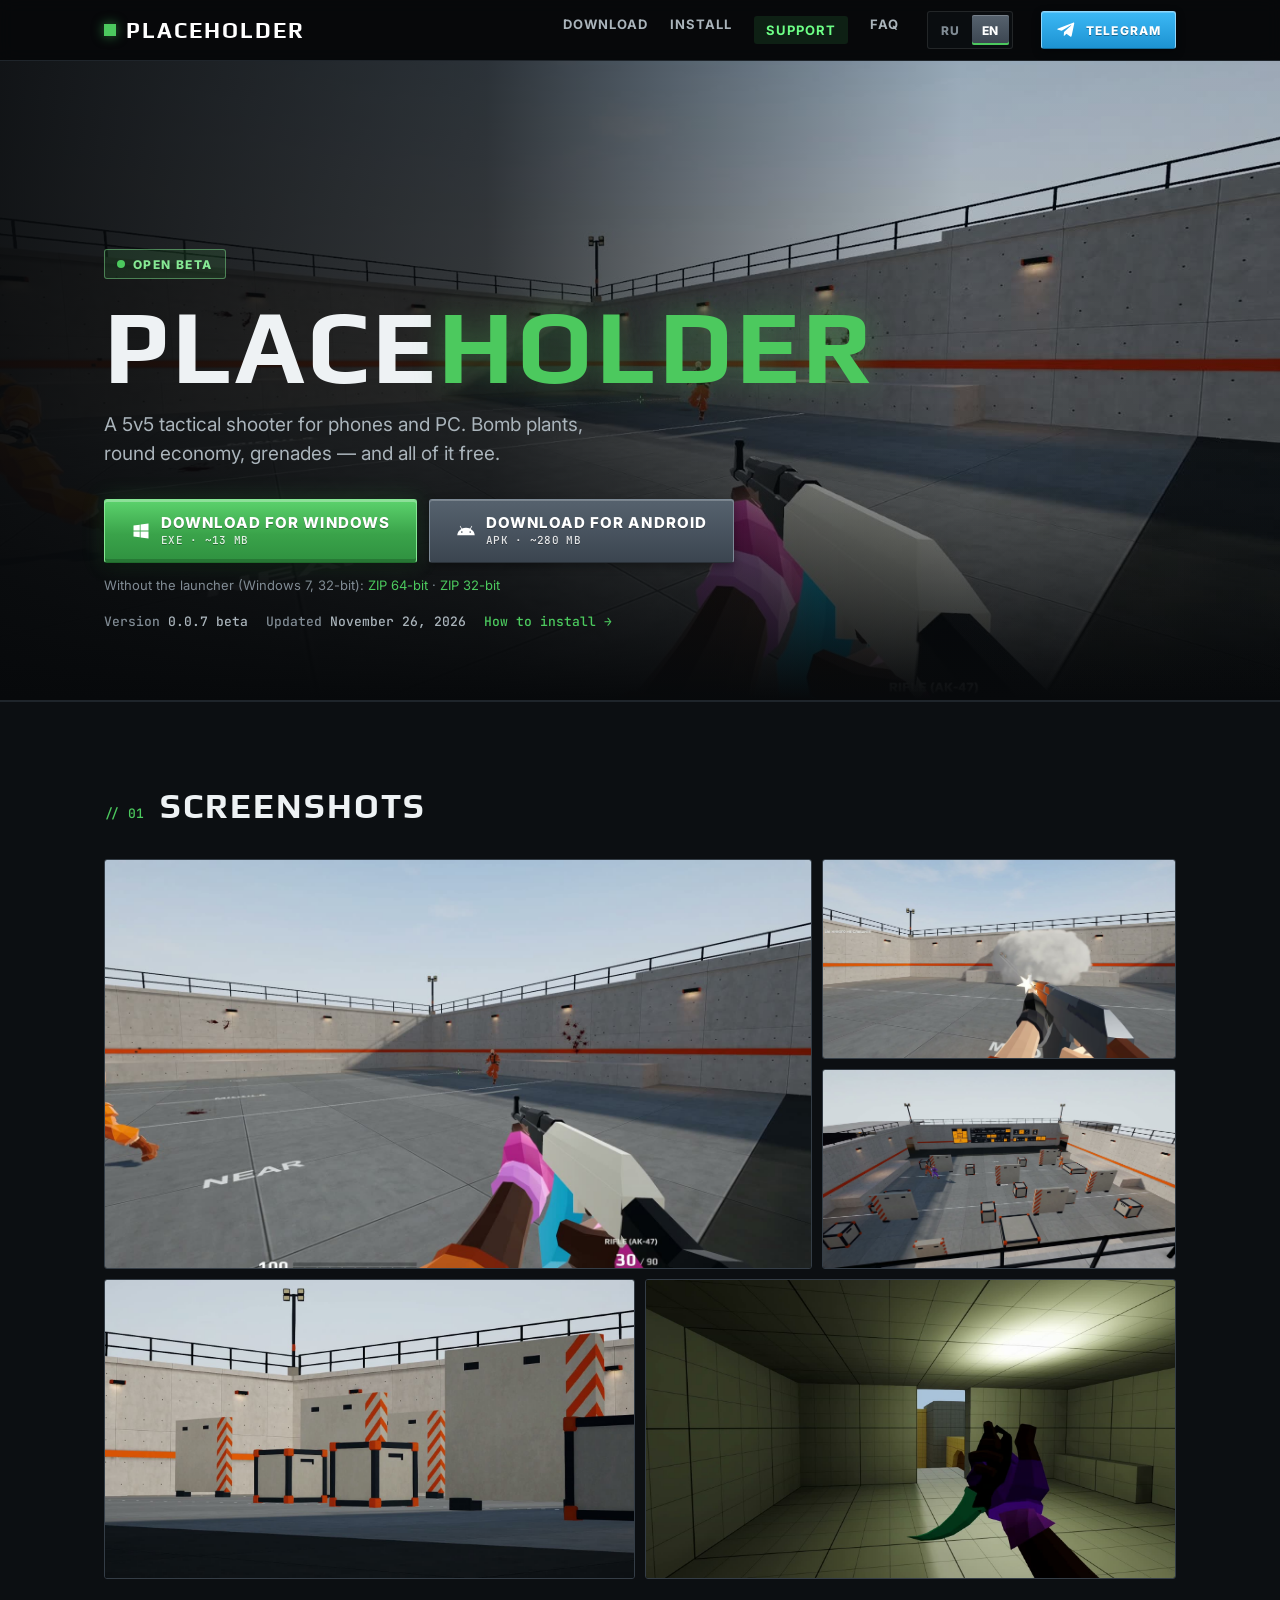
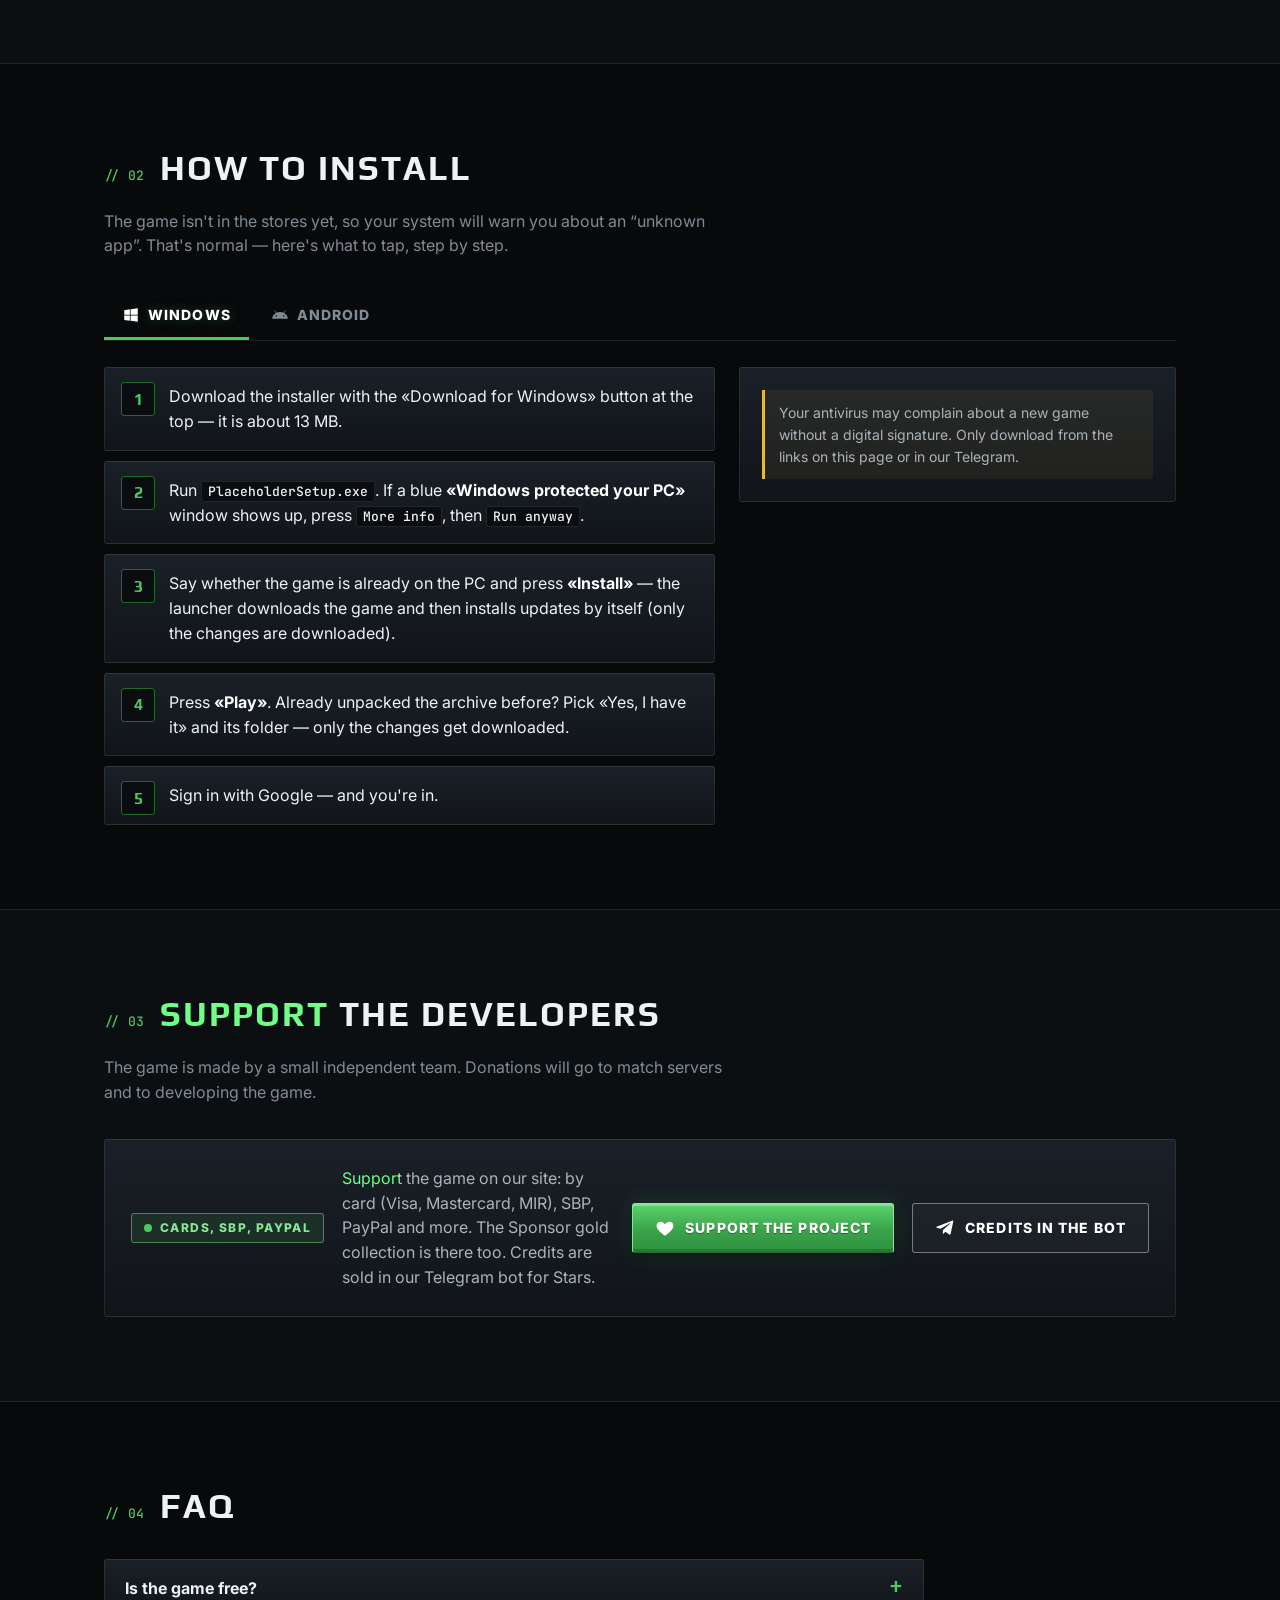
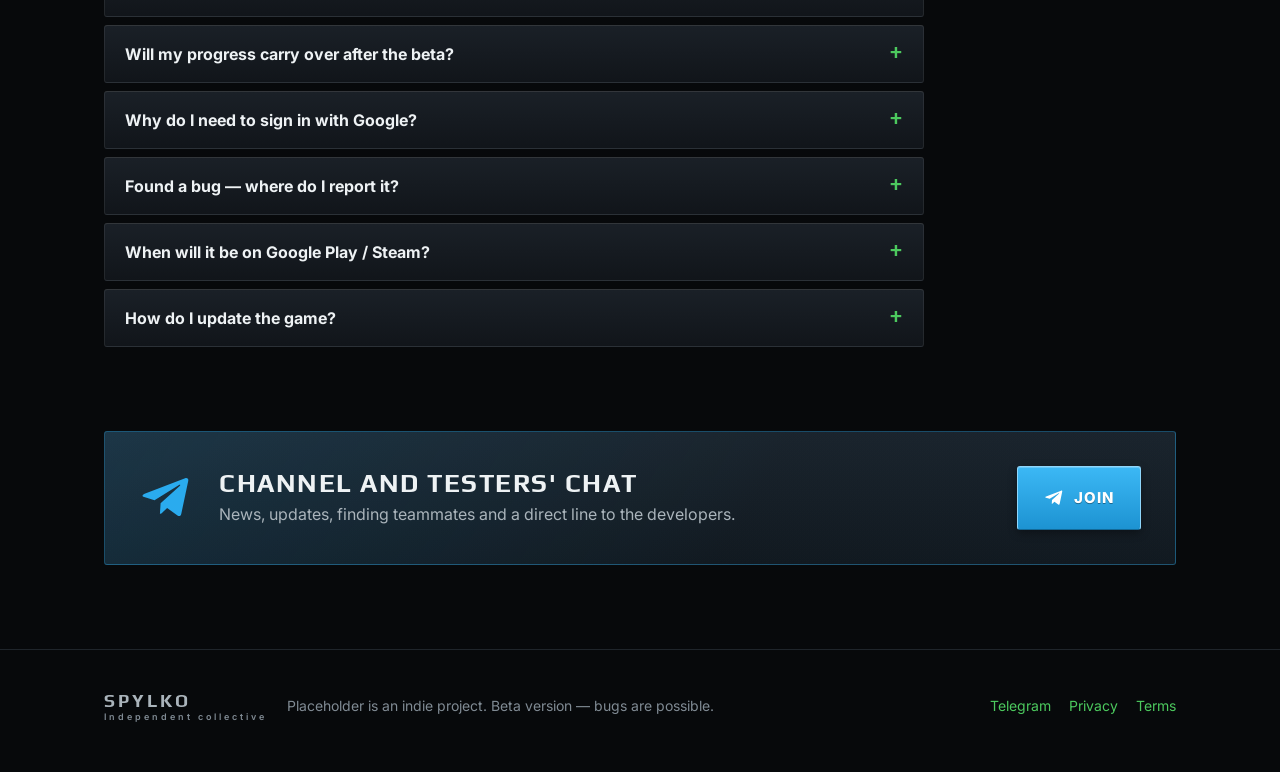
<file: index.html>
<!doctype html>
<html lang="ru">
<head>
<meta charset="utf-8">
<meta name="viewport" content="width=device-width, initial-scale=1">
<title>Placeholder — открытый бета-тест</title>
<meta name="description" content="Placeholder — тактический шутер 5×5 для телефона и ПК. Открытый бета-тест: скачай для Windows или Android.">
<meta property="og:title" content="Placeholder — открытый бета-тест">
<meta property="og:description" content="Тактический шутер 5×5 для телефона и ПК. Скачай бету бесплатно.">
<meta property="og:image" content="https://sprivolk.github.io/img/hero.jpg">
<meta property="og:url" content="https://sprivolk.github.io/">
<meta name="twitter:card" content="summary_large_image">
<meta name="theme-color" content="#07090b">
<link rel="preconnect" href="https://fonts.googleapis.com">
<link rel="preconnect" href="https://fonts.gstatic.com" crossorigin>
<link rel="stylesheet" href="https://fonts.googleapis.com/css2?family=Inter:wght@400;500;600;700;800&family=Play:wght@700&family=JetBrains+Mono:wght@400;500&display=swap">
<style>
/* Same tokens as the game's UI kit (Docs/MobileUi/kit.css): dark steel, green accent, square 3 px corners. */
:root {
  color-scheme: dark;
  --bg-000:#07090b; --bg-100:#0c0f12; --bg-200:#12161a; --bg-300:#191e23; --bg-400:#222930;
  --line-100:#1f252b; --line-200:#343d46; --line-300:#5a6773;
  --text-100:#eef2f4; --text-200:#aab4bb; --text-300:#808b94;
  --accent-500:#3aa34a; --accent-text:#4cc95e; --accent-line:#86e894; --accent-base:#1f6a2b;
  --warning-500:#e0b84c; --news-500:#4a90d9; --tg:#2aabee; --mono-yellow:#ffd23f; --ton:#0098ea;
  --radius:3px;
  --fill-steel:linear-gradient(180deg,#56626e,#3b4550); --edge-steel:#7c8995;
  --fill-green:linear-gradient(180deg,#5cd36d 0%,#3aa34a 55%,#2f9140 100%);
  --panel:linear-gradient(180deg,#1a2027,#11151a); --panel-edge:rgba(255,255,255,.08); --panel-top:rgba(255,255,255,.14);
  --well:#0a0d10; --well-edge:rgba(255,255,255,.10);
  --font-text:"Inter",system-ui,sans-serif; --font-display:"Play","Inter",sans-serif; --font-mono:"JetBrains Mono",ui-monospace,monospace;
  --wrap:1120px;
}
* { box-sizing:border-box; }
html { scroll-behavior:smooth; }
body { margin:0; background:var(--bg-000); color:var(--text-100); font:400 16px/1.55 var(--font-text); -webkit-font-smoothing:antialiased; }
a { color:var(--accent-text); text-decoration:none; }
a:hover { text-decoration:underline; }
img { display:block; max-width:100%; }
.wrap { max-width:var(--wrap); margin:0 auto; padding:0 24px; }
.display { font-family:var(--font-display); font-weight:700; letter-spacing:1.5px; text-transform:uppercase; }
.mono { font-family:var(--font-mono); }
.muted { color:var(--text-300); }

/* ---------- Buttons (game look) ---------- */
.btn { height:50px; padding:0 22px; display:inline-flex; align-items:center; justify-content:center; gap:10px;
  font:800 14px var(--font-text); letter-spacing:1.1px; text-transform:uppercase; color:#fff; cursor:pointer; white-space:nowrap;
  background:var(--fill-steel); border:1px solid var(--edge-steel); border-bottom-color:#2a3138; border-radius:var(--radius);
  box-shadow:inset 0 1px 0 rgba(255,255,255,.22), 0 3px 8px rgba(0,0,0,.35); text-shadow:0 1px 0 rgba(0,0,0,.35);
  transition:transform .08s ease-out, filter .1s; user-select:none; text-decoration:none !important; }
.btn:hover { filter:brightness(1.12); }
.btn:active { transform:translateY(1px) scale(.97); filter:brightness(.9); }
.btn svg { width:20px; height:20px; flex:none; }
.btn--primary { background:var(--fill-green); border-color:var(--accent-line); border-bottom-color:var(--accent-base);
  box-shadow:inset 0 2px 0 rgba(255,255,255,.3), inset 0 -3px 0 rgba(0,0,0,.18), 0 4px 14px rgba(0,0,0,.45), 0 0 22px rgba(76,201,94,.22); }
.btn.is-soon { opacity:.5; cursor:default; filter:grayscale(.6); pointer-events:none; }
.btn--ghost { background:rgba(255,255,255,.03); border:1.5px solid rgba(255,255,255,.4); box-shadow:none; }
.btn--tg { background:linear-gradient(180deg,#3cb8f5,#1d93d2); border-color:#8fd6fb; border-bottom-color:#126a99; }
.btn--sm { height:38px; padding:0 14px; font-size:12px; }
.btn--big { height:64px; padding:0 26px; font-size:15px; }
.btn--big .sub { display:block; font:500 11px var(--font-mono); letter-spacing:.3px; text-transform:none; opacity:.85; margin-top:1px; }
.btn--big .lbl { display:flex; flex-direction:column; align-items:flex-start; line-height:1.2; }

/* ---------- Top bar ---------- */
.top { position:sticky; top:0; z-index:20; background:rgba(7,9,11,.86); backdrop-filter:blur(8px); border-bottom:1px solid var(--line-100); }
.top .wrap { height:60px; display:flex; align-items:center; gap:28px; }
.logo { font:700 22px var(--font-display); letter-spacing:2px; color:#fff; text-transform:uppercase; display:flex; align-items:center; gap:10px; }
.logo i { width:12px; height:12px; background:var(--accent-text); box-shadow:0 0 12px rgba(76,201,94,.6); display:block; }
.lang { display:inline-flex; gap:2px; padding:3px; background:var(--well); border:1px solid var(--well-edge); border-radius:var(--radius); }
.lang button { height:30px; padding:0 10px; background:none; border:0; border-radius:2px; cursor:pointer; color:var(--text-300); font:800 12px var(--font-text); letter-spacing:.8px; }
.lang button:hover { color:#fff; }
.lang button.is-on { color:#fff; background:var(--fill-steel); box-shadow:inset 0 1px 0 rgba(255,255,255,.2), inset 0 -2px 0 var(--accent-text); }
.nav { display:flex; gap:22px; margin-left:auto; }
.nav a { color:var(--text-200); font:700 13px var(--font-text); letter-spacing:1px; text-transform:uppercase; }
.nav a:hover { color:#fff; text-decoration:none; }

/* ---------- Hero ---------- */
.hero { position:relative; min-height:640px; display:flex; align-items:flex-end; overflow:hidden; border-bottom:1px solid var(--line-100); }
.hero__bg { position:absolute; inset:0; background:url(img/hero.jpg) center 40%/cover no-repeat; }
.hero__bg::after { content:""; position:absolute; inset:0;
  background:linear-gradient(90deg,rgba(7,9,11,.94) 0%,rgba(7,9,11,.78) 38%,rgba(7,9,11,.15) 75%), linear-gradient(0deg,var(--bg-000) 0%,rgba(7,9,11,0) 40%); }
.hero .wrap { position:relative; width:100%; padding-top:90px; padding-bottom:70px; }
.badge { display:inline-flex; align-items:center; gap:8px; height:30px; padding:0 12px; border-radius:var(--radius);
  background:rgba(76,201,94,.12); border:1px solid rgba(134,232,148,.45); color:var(--accent-line); font:800 12px var(--font-text); letter-spacing:1.4px; text-transform:uppercase; }
.badge .pulse { width:8px; height:8px; border-radius:4px; background:var(--accent-text); animation:pulse 1.6s ease-in-out infinite; }
@keyframes pulse { 0%,100%{ box-shadow:0 0 0 0 rgba(76,201,94,.6);} 50%{ box-shadow:0 0 0 6px rgba(76,201,94,0);} }
.hero h1 { margin:18px 0 6px; font:700 clamp(48px,9vw,104px)/0.95 var(--font-display); letter-spacing:3px; text-transform:uppercase; }
.hero h1 span { color:var(--accent-text); text-shadow:0 0 30px rgba(76,201,94,.35); }
.hero .lead { max-width:520px; font-size:19px; color:var(--text-200); margin:14px 0 30px; }
.cta { display:flex; flex-wrap:wrap; gap:12px; position:relative; }
/* «Which Windows?» — a small pop-up under the Windows button (64-bit first, 32-bit for old PCs). */
.pick { position:fixed; z-index:30; top:0; left:0; width:340px; max-width:calc(100vw - 32px); padding:14px;
  background:var(--panel); border:1px solid var(--panel-edge); border-top-color:var(--panel-top); border-radius:var(--radius);
  box-shadow:0 14px 40px rgba(0,0,0,.6); display:none; }
.pick.is-open { display:block; animation:pickIn .14s ease-out; }
@keyframes pickIn { from { opacity:0; transform:translateY(-6px); } to { opacity:1; transform:none; } }
@media (prefers-reduced-motion:reduce) { .pick.is-open { animation:none; } }
.pick__title { font:800 12px var(--font-text); letter-spacing:1.1px; text-transform:uppercase; color:var(--text-300); margin:0 0 10px; }
.pick .btn { width:100%; justify-content:flex-start; height:58px; margin-bottom:8px; }
.pick .btn .sub { display:block; font:500 11px var(--font-mono); letter-spacing:.3px; text-transform:none; opacity:.85; margin-top:1px; }
.pick .btn .lbl { display:flex; flex-direction:column; align-items:flex-start; line-height:1.2; }
.pick__hint { margin:4px 0 0; font-size:12px; line-height:1.45; color:var(--text-300); }
.ver { margin-top:18px; font:500 13px var(--font-mono); color:var(--text-300); display:flex; flex-wrap:wrap; gap:6px 18px; }
.ver b { color:var(--text-200); font-weight:500; }
.alt-dl { margin-top:12px; font-size:13px; color:var(--text-300); }
.alt-dl[hidden] { display:none; }
.ios-note { display:none; margin-top:14px; font-size:14px; color:var(--warning-500); }

/* ---------- Sections ---------- */
section { padding:84px 0; }
.sec-head { display:flex; align-items:baseline; gap:16px; margin-bottom:34px; flex-wrap:wrap; }
.sec-head h2 { margin:0; font:700 34px var(--font-display); letter-spacing:2px; text-transform:uppercase; }
.sec-head .tag { font:500 13px var(--font-mono); color:var(--accent-text); }
.sec-head p { flex:0 0 100%; margin:6px 0 0; color:var(--text-300); padding-right:calc(100% - 640px); }
[id] { scroll-margin-top:64px; }
.alt { background:var(--bg-100); border-top:1px solid var(--line-100); border-bottom:1px solid var(--line-100); }

.panel { background:var(--panel); border:1px solid var(--panel-edge); border-top-color:var(--panel-top); border-radius:var(--radius); }

/* Gallery */
.gallery { display:grid; grid-template-columns:2fr 1fr; grid-template-rows:1fr 1fr; gap:10px; }
.gallery figure, .gallery-row figure { margin:0; position:relative; overflow:hidden; border-radius:var(--radius); border:1px solid var(--line-200); background:var(--bg-200); cursor:zoom-in; }
.gallery figure:first-child { grid-row:span 2; }
.gallery img, .gallery-row img { width:100%; height:100%; object-fit:cover; transition:transform .3s; aspect-ratio:16/9; }
.gallery figure:hover img, .gallery-row figure:hover img { transform:scale(1.03); }
.gallery-row { display:grid; grid-template-columns:1fr 1fr; gap:10px; margin-top:10px; }
.lightbox { position:fixed; inset:0; z-index:50; background:rgba(0,0,0,.9); display:none; align-items:center; justify-content:center; padding:24px; cursor:zoom-out; }
.lightbox.is-open { display:flex; }
.lightbox img { max-height:92vh; border-radius:var(--radius); }

/* Install */
.tabs { display:flex; gap:4px; border-bottom:1px solid rgba(255,255,255,.1); margin-bottom:26px; }
.tab { height:48px; padding:0 18px; background:none; border:0; border-bottom:3px solid transparent; cursor:pointer; color:var(--text-300);
  font:800 14px var(--font-text); letter-spacing:1.1px; text-transform:uppercase; display:flex; align-items:center; gap:8px; }
.tab svg { width:18px; height:18px; }
.tab:hover { color:#fff; }
.tab.is-active { color:#fff; border-bottom-color:var(--accent-text); text-shadow:0 0 12px rgba(76,201,94,.35); }
.pane { display:none; }
.pane.is-active { display:grid; grid-template-columns:1.4fr 1fr; gap:24px; align-items:start; }
.steps { counter-reset:s; list-style:none; margin:0; padding:0; display:flex; flex-direction:column; gap:10px; }
.steps li { counter-increment:s; position:relative; padding:16px 18px 16px 64px; }
.steps li::before { content:counter(s); position:absolute; left:16px; top:14px; width:32px; height:32px; display:flex; align-items:center; justify-content:center;
  font:700 16px var(--font-display); background:var(--well); border:1px solid var(--accent-base); color:var(--accent-text); border-radius:var(--radius); }
.steps b { color:#fff; }
.steps .k { font:500 13px var(--font-mono); background:var(--well); border:1px solid var(--well-edge); padding:1px 6px; border-radius:2px; color:var(--text-100); white-space:nowrap; }
.side { padding:22px; }
.side h4 { margin:0 0 12px; font:800 13px var(--font-text); letter-spacing:1.2px; text-transform:uppercase; color:var(--text-200); }
.warn { padding:12px 14px; border-left:3px solid var(--warning-500); background:rgba(224,184,76,.07); font-size:14px; color:var(--text-200); border-radius:0 var(--radius) var(--radius) 0; }

/* Support (payments not ready yet) */
.soon { padding:26px; display:flex; gap:18px; align-items:center; flex-wrap:wrap; }
.soon p { margin:0; flex:1; min-width:220px; color:var(--text-200); }
/* «Поддержать»: bright green that glows and breathes, so players notice it (the author, 2026-11-21). */
@keyframes supportGlow {
  0%, 100% { text-shadow:0 0 6px rgba(92,255,120,.55), 0 0 14px rgba(76,201,94,.35); }
  50% { text-shadow:0 0 10px rgba(92,255,120,.95), 0 0 24px rgba(76,201,94,.7), 0 0 40px rgba(76,201,94,.35); }
}
@keyframes supportPill {
  0%, 100% { box-shadow:0 0 0 1px rgba(134,232,148,.55), 0 0 10px rgba(76,201,94,.35); }
  50% { box-shadow:0 0 0 1px rgba(134,232,148,.95), 0 0 22px rgba(76,201,94,.75); }
}
.accent { color:#6dff86; animation:supportGlow 2.2s ease-in-out infinite; }
.nav a.nav-accent { color:#6dff86; padding:6px 12px; border-radius:var(--radius); background:rgba(76,201,94,.12);
  animation:supportGlow 2.2s ease-in-out infinite, supportPill 2.2s ease-in-out infinite; }
.nav a.nav-accent:hover { color:#fff; background:rgba(76,201,94,.22); text-decoration:none; }
#support .btn--primary { animation:supportPill 2.2s ease-in-out infinite; }
/* Phones (the nav is hidden there): a glowing «Поддержать проект» strip under the top bar (the author, 2026-11-21). */
.top-support { display:none; align-items:center; justify-content:center; gap:8px; height:40px; margin:0 16px 8px;
  color:#6dff86; font:800 13px var(--font-text); letter-spacing:1.2px; text-transform:uppercase;
  background:rgba(76,201,94,.14); border-radius:var(--radius);
  animation:supportGlow 2.2s ease-in-out infinite, supportPill 2.2s ease-in-out infinite; }
.top-support svg { width:16px; height:16px; filter:drop-shadow(0 0 6px rgba(92,255,120,.8)); }
.top-support:hover, .top-support:active { color:#fff; background:rgba(76,201,94,.24); text-decoration:none; }
@media (prefers-reduced-motion: reduce) {
  .accent, .nav a.nav-accent, #support .btn--primary, .top-support { animation:none; text-shadow:0 0 10px rgba(92,255,120,.8); }
  .top-support { box-shadow:0 0 0 1px rgba(134,232,148,.8), 0 0 14px rgba(76,201,94,.5); }
}
.badge--wait { background:rgba(224,184,76,.1); border-color:rgba(224,184,76,.5); color:var(--warning-500); }
.badge--wait .pulse { background:var(--warning-500); animation:none; }

/* FAQ */
.faq { display:flex; flex-direction:column; gap:8px; max-width:820px; }
.faq details { padding:0; }
.faq summary { list-style:none; cursor:pointer; padding:18px 52px 18px 20px; position:relative; font:700 16px var(--font-text); }
.faq summary::-webkit-details-marker { display:none; }
.faq summary::after { content:"+"; position:absolute; right:20px; top:12px; font:700 24px var(--font-display); color:var(--accent-text); }
.faq details[open] summary::after { content:"−"; }
.faq details p { margin:0; padding:0 20px 18px; color:var(--text-200); }

/* Telegram band */
.tgband { padding:34px; display:flex; gap:26px; align-items:center; flex-wrap:wrap;
  background:linear-gradient(120deg,rgba(42,171,238,.16),rgba(42,171,238,.03) 60%), var(--panel); border-color:rgba(42,171,238,.35); }
.tgband h3 { margin:0 0 4px; font:700 26px var(--font-display); letter-spacing:1.5px; text-transform:uppercase; }
.tgband p { margin:0; color:var(--text-200); }
.tgband > div { flex:1; min-width:240px; }

footer { padding:40px 0 50px; border-top:1px solid var(--line-100); color:var(--text-300); font-size:14px; }
footer .wrap { display:flex; gap:20px; flex-wrap:wrap; align-items:center; }
footer .studio { font:700 18px var(--font-display); letter-spacing:3px; color:var(--text-200); }
footer .studio small { display:block; font:600 9px var(--font-text); letter-spacing:3px; color:var(--text-300); }
footer .links { margin-left:auto; display:flex; gap:18px; flex-wrap:wrap; }


/* ---------- Phone ---------- */
@media (max-width:900px) {
  .pane.is-active { grid-template-columns:1fr; }
}
@media (max-width:640px) {
  .wrap { padding:0 16px; }
  .nav { display:none; }
  .top-support { display:flex; }
  [id] { scroll-margin-top:112px; }
  .top .wrap { gap:12px; }
  .lang { margin-left:auto; }
  .top .btn .tg-text { display:none; }
  .top .btn { padding:0 11px; }
  .logo { font-size:19px; letter-spacing:1.5px; }
  .hero h1 { font-size:clamp(36px,11.2vw,60px); letter-spacing:1px; }
  .hero { min-height:0; }
  .hero__bg { background-position:62% center; }
  .hero__bg::after { background:linear-gradient(0deg,var(--bg-000) 8%,rgba(7,9,11,.82) 55%,rgba(7,9,11,.45) 100%); }
  .hero .wrap { padding-top:150px; padding-bottom:44px; }
  .hero .lead { font-size:17px; }
  .cta .btn { width:100%; justify-content:flex-start; }
  section { padding:60px 0; }
  .sec-head h2 { font-size:28px; }
  .gallery { grid-template-columns:1fr; grid-template-rows:auto; }
  .gallery figure:first-child { grid-row:auto; }
  .gallery-row { grid-template-columns:1fr; }
  .tab { padding:0 12px; font-size:13px; }
  .steps li { padding:14px 14px 14px 58px; }
  .tgband { padding:24px; }
  .tgband .btn { width:100%; }
  footer .links { margin-left:0; }
}
</style>
</head>
<body>

<!-- Icons -->
<svg width="0" height="0" style="position:absolute" aria-hidden="true">
  <symbol id="i-win" viewBox="0 0 24 24"><path fill="currentColor" d="M3 5.5 10.5 4.4v7.1H3zm8.5-1.2L21 3v8.5h-9.5zM3 12.5h7.5v7.1L3 18.5zm8.5 0H21V21l-9.5-1.3z"/></symbol>
  <symbol id="i-android" viewBox="0 0 24 24"><path fill="currentColor" d="M17.6 9.5 19.4 6.4a.4.4 0 0 0-.7-.4l-1.8 3.1A11 11 0 0 0 12 8a11 11 0 0 0-4.9 1.1L5.3 6a.4.4 0 0 0-.7.4l1.8 3.1A9.6 9.6 0 0 0 1.5 17h21a9.6 9.6 0 0 0-4.9-7.5zM7 14.3a1 1 0 1 1 0-2 1 1 0 0 1 0 2zm10 0a1 1 0 1 1 0-2 1 1 0 0 1 0 2z"/></symbol>
  <symbol id="i-tg" viewBox="0 0 24 24"><path fill="currentColor" d="M21.9 4.3 18.8 19c-.2 1-.8 1.3-1.7.8l-4.6-3.4-2.2 2.1c-.3.3-.5.5-1 .5l.3-4.7 8.6-7.8c.4-.3-.1-.5-.6-.2L6.9 13 2.3 11.6c-1-.3-1-1 .2-1.5l18-6.9c.8-.3 1.6.2 1.4 1.1z"/></symbol>
  <symbol id="i-copy" viewBox="0 0 24 24"><path fill="none" stroke="currentColor" stroke-width="2" d="M8 8h12v12H8zM4 16V4h12"/></symbol>
  <symbol id="i-heart" viewBox="0 0 24 24"><path fill="currentColor" d="M12 21s-7.5-4.6-9.6-9.4C.9 8.1 3.2 4.5 6.8 4.5c2.1 0 3.5 1.1 4.2 2.3h2c.7-1.2 2.1-2.3 4.2-2.3 3.6 0 5.9 3.6 4.4 7.1C19.5 16.4 12 21 12 21z"/></symbol>
</svg>

<header class="top">
  <div class="wrap">
    <a class="logo" href="#"><i></i>Placeholder</a>
    <nav class="nav">
      <a href="#download" data-i18n="nav.download">Скачать</a>
      <a href="#install" data-i18n="nav.install">Установка</a>
      <a href="#support" class="nav-accent" data-link="card" data-i18n="nav.support">Поддержать</a>
      <a href="#faq" data-i18n="nav.faq">Вопросы</a>
    </nav>
    <div class="lang" role="group" aria-label="Language"><button data-lang="ru">RU</button><button data-lang="en">EN</button></div>
    <a class="btn btn--tg btn--sm" data-link="telegram" href="#"><svg><use href="#i-tg"/></svg><span class="tg-text" data-i18n="tg">Телеграм</span></a>
  </div>
  <a class="top-support" href="#support" data-link="card"><svg><use href="#i-heart"/></svg><span data-i18n="nav.supportBar">Поддержать проект</span></a>
</header>

<!-- ===== Hero ===== -->
<div class="hero" id="download">
  <div class="hero__bg"></div>
  <div class="wrap">
    <span class="badge"><span class="pulse"></span><span data-i18n="badge">Открытый бета-тест</span></span>
    <h1>Place<span>holder</span></h1>
    <p class="lead" data-i18n="lead">Тактический шутер 5×5 для телефона и ПК. Закладка бомбы, экономика раундов, гранаты — и всё это бесплатно.</p>
    <div class="cta" id="cta">
      <a class="btn btn--primary btn--big" data-link="windows" data-platform="windows" href="#">
        <svg><use href="#i-win"/></svg>
        <span class="lbl"><span data-i18n="dl.win">Скачать для Windows</span><span class="sub" data-size="windows">ZIP · — МБ</span></span>
      </a>
      <a class="btn btn--big" data-link="android" data-platform="android" href="#">
        <svg><use href="#i-android"/></svg>
        <span class="lbl"><span data-i18n="dl.android">Скачать для Android</span><span class="sub" data-size="android">APK · — МБ</span></span>
      </a>
      <div class="pick" id="winpick" role="dialog" aria-labelledby="winpick-title">
        <p class="pick__title" id="winpick-title" data-i18n="pick.title">Какая у вас Windows?</p>
        <a class="btn btn--primary" data-link="windows" href="#">
          <svg><use href="#i-win"/></svg>
          <span class="lbl"><span data-i18n="pick.x64">64-бит</span><span class="sub"><span data-i18n="pick.x64sub">Почти все ПК</span> · <span data-size="windows">ZIP · — МБ</span></span></span>
        </a>
        <a class="btn" data-link="windows32" href="#">
          <svg><use href="#i-win"/></svg>
          <span class="lbl"><span data-i18n="pick.x86">32-бит</span><span class="sub"><span data-i18n="pick.x86sub">Старые ПК</span> · <span data-size="windows32">ZIP · — МБ</span></span></span>
        </a>
        <p class="pick__hint" data-i18n="pick.hint">Не знаете — берите 64-бит. Проверить: Параметры → Система → О системе → «Тип системы».</p>
      </div>
    </div>
    <div class="alt-dl" id="altdl" hidden><span data-i18n="alt.title">Без лаунчера (Windows 7, 32-бит):</span> <a data-link="windows" href="#">ZIP 64-<span data-i18n="alt.bit">бит</span></a> · <a data-link="windows32" href="#">ZIP 32-<span data-i18n="alt.bit">бит</span></a></div>
    <div class="ios-note" data-i18n="ios">На iPhone игры пока нет — следи за новостями в Телеграме.</div>
    <div class="ver"><span><span data-i18n="ver">Версия</span> <b data-field="version">—</b></span><span><span data-i18n="updated">Обновлено</span> <b data-date>—</b></span><a href="#install" data-i18n="howto">Как установить →</a></div>
  </div>
</div>

<!-- ===== Gallery ===== -->
<section class="alt">
  <div class="wrap">
    <div class="sec-head"><span class="tag">// 01</span><h2 data-i18n="h.shots">Скриншоты</h2></div>
    <div class="gallery">
      <figure><img src="img/hero.jpg" data-i18n-alt="alt1" alt="Стрельба на тренировочной карте" loading="lazy"></figure>
      <figure><img src="img/smoke.jpg" data-i18n-alt="alt2" alt="Дымовая граната" loading="lazy"></figure>
      <figure><img src="img/arena.jpg" data-i18n-alt="alt3" alt="Тренировочная арена сверху" loading="lazy"></figure>
    </div>
    <div class="gallery-row">
      <figure><img src="img/props.jpg" data-i18n-alt="alt4" alt="Укрытия" loading="lazy"></figure>
      <figure><img src="img/room.jpg" data-i18n-alt="alt5" alt="Нож в коридоре" loading="lazy"></figure>
    </div>
  </div>
</section>

<!-- ===== Install ===== -->
<section id="install">
  <div class="wrap">
    <div class="sec-head"><span class="tag">// 02</span><h2 data-i18n="h.install">Как установить</h2>
      <p data-i18n="install.lead">Игры пока нет в магазинах, поэтому система предупредит о «неизвестном приложении». Это нормально — ниже по шагам, что нажать.</p></div>
    <div class="tabs" role="tablist">
      <button class="tab" data-tab="windows"><svg><use href="#i-win"/></svg>Windows</button>
      <button class="tab" data-tab="android"><svg><use href="#i-android"/></svg>Android</button>
    </div>

    <div class="pane" data-pane="windows">
      <ol class="steps">
        <li class="panel" data-i18n="step1">Скачай архив кнопкой «Скачать для Windows» вверху страницы (64-бит — для почти всех ПК).</li>
        <li class="panel" data-i18n="step2">Нажми на архив правой кнопкой → <b>«Извлечь всё»</b>. Не запускай игру прямо из архива.</li>
        <li class="panel" data-i18n="step3">Открой папку и запусти <span class="k">PlaceholderShooter.exe</span>.</li>
        <li class="panel" data-i18n="step4">Если появилось синее окно <b>«Windows защитил ваш компьютер»</b> — нажми <span class="k">Подробнее</span>, затем <span class="k">Выполнить в любом случае</span>.</li>
        <li class="panel" data-i18n="step5">Войди через Google — и в бой.</li>
      </ol>
      <div class="panel side">
        <div class="warn" data-i18n="warn1">Антивирус может ругаться на новую игру без цифровой подписи. Скачивай только по ссылкам с этой страницы или из нашего Телеграма.</div>
      </div>
    </div>

    <div class="pane" data-pane="android">
      <ol class="steps">
        <li class="panel" data-i18n="step6">Скачай файл <b>Placeholder.apk</b> кнопкой вверху страницы (или из закрепа в Телеграме).</li>
        <li class="panel" data-i18n="step7">Открой скачанный файл. Телефон спросит разрешение — нажми <span class="k">Настройки</span> и включи <b>«Разрешить из этого источника»</b>.</li>
        <li class="panel" data-i18n="step8">Вернись назад и нажми <span class="k">Установить</span>.</li>
        <li class="panel" data-i18n="step9">Если Play Защита предупредит о неизвестном приложении — <span class="k">Подробнее</span> → <span class="k">Всё равно установить</span>.</li>
        <li class="panel" data-i18n="step10">Для обновления просто поставь новый APK поверх старого — прогресс хранится на сервере.</li>
      </ol>
      <div class="panel side">
        <div class="warn" data-i18n="warn2">На Xiaomi (MIUI / HyperOS) может понадобиться ещё раз подтвердить установку в отдельном окне.</div>
      </div>
    </div>
  </div>
</section>

<!-- ===== Support ===== -->
<section class="alt" id="support">
  <div class="wrap">
    <div class="sec-head"><span class="tag">// 03</span><h2 data-i18n="h.support"><span class="accent">Поддержать</span> автора</h2>
      <p data-i18n="support.lead">Игру делает маленькая независимая команда. Донаты пойдут на сервера для матчей и на развитие игры.</p></div>
    <div class="panel soon">
      <span class="badge"><span class="pulse"></span><span data-i18n="support.badge">Карты, СБП, PayPal</span></span>
      <p data-i18n="support.text"><span class="accent">Поддержать</span> игру можно на нашем сайте: картой МИР, через СБП, картами Visa и Mastercard, PayPal и другими способами. Там же — золотая коллекция Спонсора. Кредиты покупаются в нашем Telegram-боте за звёзды.</p>
      <a class="btn btn--primary" data-link="card" href="#"><svg><use href="#i-heart"/></svg><span data-i18n="support.card">Поддержать проект</span></a>
      <a class="btn btn--ghost" data-link="bot" href="#"><svg><use href="#i-tg"/></svg><span data-i18n="support.bot">Кредиты в боте</span></a>
    </div>
  </div>
</section>

<!-- ===== FAQ ===== -->
<section id="faq">
  <div class="wrap">
    <div class="sec-head"><span class="tag">// 04</span><h2 data-i18n="h.faq">Вопросы</h2></div>
    <div class="faq">
      <details class="panel"><summary data-i18n="q1">Игра бесплатная?</summary><p data-i18n="a1">Да. Скачать и играть — бесплатно.</p></details>
      <details class="panel"><summary data-i18n="q2">Сохранится ли прогресс после беты?</summary><p data-i18n="a2">Предметы с жёлтым клеймом беты остаются навсегда. Остальное, что выдано на время теста, возможно, будет сброшено к релизу.</p></details>
      <details class="panel"><summary data-i18n="q3">Почему нужен вход через Google?</summary><p data-i18n="a3">Так твой аккаунт, инвентарь и прогресс живут на сервере: можно переставить игру или играть с другого устройства.</p></details>
      <details class="panel"><summary data-i18n="q4">Нашёл баг — куда писать?</summary><p data-i18n="a4">Прямо в игре: кнопка «Сообщить об ошибке» в меню паузы или клавиша <span class="k mono">F7</span> на ПК — автор получит скриншот и лог. Или пиши в чат тестеров в Телеграме.</p></details>
      <details class="panel"><summary data-i18n="q5">Когда выйдет в Google Play / Steam?</summary><p data-i18n="a5">После беты. Все новости — в Телеграм-канале.</p></details>
      <details class="panel"><summary data-i18n="q6">Как обновить игру?</summary><p data-i18n="a6">Когда выйдет новая версия, игра сама скажет «Обновите игру». Скачай свежий файл с этой страницы — ссылки всегда ведут на последнюю версию.</p></details>
    </div>
  </div>
</section>

<!-- ===== Telegram ===== -->
<section style="padding-top:0">
  <div class="wrap">
    <div class="panel tgband">
      <svg width="54" height="54" style="color:var(--tg);flex:none"><use href="#i-tg"/></svg>
      <div><h3 data-i18n="tg.title">Канал и чат тестеров</h3><p data-i18n="tg.text">Новости, обновления, поиск напарников и прямая связь с автором.</p></div>
      <a class="btn btn--tg btn--big" data-link="telegram" href="#"><svg><use href="#i-tg"/></svg><span data-i18n="tg.join">Подписаться</span></a>
    </div>
  </div>
</section>

<footer>
  <div class="wrap">
    <div class="studio">SPYLKO<small>Independent collective</small></div>
    <span data-i18n="footer">Placeholder — инди-проект. Бета-версия, возможны баги.</span>
    <div class="links"><a data-link="telegram" href="#" data-i18n="tg">Телеграм</a><a data-link="privacy" href="privacy.html" data-i18n="privacy">Конфиденциальность</a><a data-link="terms" href="terms.html" data-i18n="terms">Условия</a></div>
  </div>
</footer>

<div class="lightbox" id="lightbox"><img alt=""></div>

<script>
/* ============ EVERYTHING TO EDIT IS HERE ============
   The builds chat rewrites this block at every release: version, date, sizes and the links to that release's files
   (the files carry the version in their names, Placeholder-<v>.apk / Placeholder-Windows-<v>.zip, so a second download
   never turns into "Placeholder (1).apk"). */
const SITE = {
  version: "0.0.7 beta",
  date: { ru: "26 ноября 2026", en: "November 26, 2026" },
  links: {
    // "" = the button says «Скоро» / "Soon" and is not clickable (no file in the release yet);
    // windows32 "" = no «Which Windows?» pop-up, the Windows button downloads the 64-bit file at once
    windows:   "https://github.com/sprivolk/placeholder-shooter/releases/download/v0.0.7/Placeholder-Windows-0.0.7.zip",
    windows32: "https://github.com/sprivolk/placeholder-shooter/releases/download/v0.0.7/Placeholder-Windows-x86-0.0.7.zip",
    // The PC launcher's Setup (Launcher/, PlaceholderSetup.exe in every release): "" = the Windows button gives the zip.
    launcher:  "https://github.com/sprivolk/placeholder-shooter/releases/latest/download/PlaceholderSetup.exe",
    android:   "https://github.com/sprivolk/placeholder-shooter/releases/download/v0.0.7/Placeholder-0.0.7.apk",
    telegram:  "https://t.me/placeholder_shooter",
    bot:       "https://t.me/placeholder_donate_bot",
    // The master's LavaTop pay page, opened on «Просто поддержать» (cards of Russian banks, SBP, foreign cards, PayPal):
    // every «Поддержать» on the site leads there (the author, 2026-11-26). "" = the bot instead.
    card:      "https://pay.placeholdershooter.com/?pack=donate",
    privacy:   "privacy.html",
    terms:     "terms.html"
  },
  sizes: { windows: ["ZIP", 247], windows32: ["ZIP", 231], android: ["APK", 280], launcher: ["EXE", 13] }   // [type, MB]
};

/* English texts. The Russian ones are the page itself (read from it at load): a Russian edit is made in the HTML,
   an English one here, under the same key. */
const EN = {
  "title": "Placeholder — open beta",
  "description": "Placeholder is a 5v5 tactical shooter for phones and PC. Open beta: download for Windows or Android.",
  "nav.download": "Download", "nav.install": "Install", "nav.support": "Support", "nav.supportBar": "Support the project", "nav.faq": "FAQ",
  "tg": "Telegram",
  "badge": "Open beta",
  "lead": "A 5v5 tactical shooter for phones and PC. Bomb plants, round economy, grenades — and all of it free.",
  "dl.win": "Download for Windows", "dl.android": "Download for Android",
  "alt.title": "Without the launcher (Windows 7, 32-bit):", "alt.bit": "bit",
  "stepL1": "Download the installer with the «Download for Windows» button at the top — it is about 13 MB.",
  "stepL2": "Run <span class=\"k\">PlaceholderSetup.exe</span>. If a blue <b>«Windows protected your PC»</b> window shows up, press <span class=\"k\">More info</span>, then <span class=\"k\">Run anyway</span>.",
  "stepL3": "Say whether the game is already on the PC and press <b>«Install»</b> — the launcher downloads the game and then installs updates by itself (only the changes are downloaded).",
  "stepL4": "Press <b>«Play»</b>. Already unpacked the archive before? Pick «Yes, I have it» and its folder — only the changes get downloaded.",
  "pick.title": "Which Windows do you have?", "pick.x64": "64-bit", "pick.x64sub": "Almost every PC",
  "pick.x86": "32-bit", "pick.x86sub": "Old PCs",
  "pick.hint": "Not sure — take 64-bit. To check: Settings → System → About → «System type».",
  "soon": "Soon", "mb": "MB",
  "ios": "No iPhone version yet — follow the news in our Telegram.",
  "ver": "Version", "updated": "Updated", "howto": "How to install →",
  "h.shots": "Screenshots", "h.install": "How to install", "h.support": "<span class=\"accent\">Support</span> the developers", "h.faq": "FAQ",
  "install.lead": "The game isn't in the stores yet, so your system will warn you about an “unknown app”. That's normal — here's what to tap, step by step.",
  "step1": "Download the archive with the «Download for Windows» button at the top of the page (64-bit is for almost every PC).",
  "step2": "Right-click the archive → <b>“Extract All”</b>. Don't run the game from inside the archive.",
  "step3": "Open the folder and run <span class=\"k\">PlaceholderShooter.exe</span>.",
  "step4": "If a blue <b>“Windows protected your PC”</b> window appears, click <span class=\"k\">More info</span>, then <span class=\"k\">Run anyway</span>.",
  "step5": "Sign in with Google — and you're in.",
  "step6": "Download <b>Placeholder.apk</b> with the button at the top of the page (or from the pinned post in Telegram).",
  "step7": "Open the downloaded file. Your phone will ask for permission — tap <span class=\"k\">Settings</span> and turn on <b>“Allow from this source”</b>.",
  "step8": "Go back and tap <span class=\"k\">Install</span>.",
  "step9": "If Play Protect warns about an unknown app — <span class=\"k\">More details</span> → <span class=\"k\">Install anyway</span>.",
  "step10": "To update, just install the new APK over the old one — your progress is kept on the server.",
  "warn1": "Your antivirus may complain about a new game without a digital signature. Only download from the links on this page or in our Telegram.",
  "warn2": "On Xiaomi (MIUI / HyperOS) you may need to confirm the installation once more in a separate window.",
  "support.lead": "The game is made by a small independent team. Donations will go to match servers and to developing the game.",
  "support.badge": "Cards, SBP, PayPal",
  "support.text": "<span class=\"accent\">Support</span> the game on our site: by card (Visa, Mastercard, MIR), SBP, PayPal and more. The Sponsor gold collection is there too. Credits are sold in our Telegram bot for Stars.",
  "support.bot": "Credits in the bot",
  "support.card": "Support the project",
  "q1": "Is the game free?", "a1": "Yes. Downloading and playing is free.",
  "q2": "Will my progress carry over after the beta?",
  "a2": "Items with the yellow beta stamp stay with you forever. Everything else given out for the test may be reset before release.",
  "q3": "Why do I need to sign in with Google?",
  "a3": "That way your account, inventory and progress live on the server: you can reinstall the game or play from another device.",
  "q4": "Found a bug — where do I report it?",
  "a4": "Right in the game: the “Report a bug” button in the pause menu, or the <span class=\"k mono\">F7</span> key on PC — the developers get a screenshot and a log. Or write in the testers' chat on Telegram.",
  "q5": "When will it be on Google Play / Steam?", "a5": "After the beta. All the news is in our Telegram channel.",
  "q6": "How do I update the game?",
  "a6": "When a new version is out, the game will tell you to update. Download the fresh file from this page — the links always point to the latest version.",
  "tg.title": "Channel and testers' chat", "tg.text": "News, updates, finding teammates and a direct line to the developers.", "tg.join": "Join",
  "footer": "Placeholder is an indie project. Beta version — bugs are possible.",
  "privacy": "Privacy", "terms": "Terms",
  "alt1": "Shooting on the training map", "alt2": "Smoke grenade", "alt3": "Training arena from above", "alt4": "Cover", "alt5": "Knife in a corridor"
};
const RU_EXTRA = { "soon": "Скоро", "mb": "МБ",
  "stepL1": "Скачай установщик кнопкой «Скачать для Windows» вверху страницы — он весит около 13 МБ.",
  "stepL2": "Запусти <span class=\"k\">PlaceholderSetup.exe</span>. Если появилось синее окно <b>«Windows защитил ваш компьютер»</b> — нажми <span class=\"k\">Подробнее</span>, затем <span class=\"k\">Выполнить в любом случае</span>.",
  "stepL3": "Ответь, есть ли уже игра на компьютере, и нажми <b>«Установить»</b> — лаунчер скачает игру, а потом сам будет ставить обновления (качаются только изменения).",
  "stepL4": "Нажми <b>«Играть»</b>. Уже распаковал архив раньше? Выбери «Да, уже есть» и укажи его папку — скачаются только изменения." };
/* ==================================================== */

// Russian texts = what the page has now.
const RU = Object.assign({ title: document.title, description: document.querySelector('meta[name="description"]').content }, RU_EXTRA);
document.querySelectorAll("[data-i18n]").forEach(e => { if (!(e.dataset.i18n in RU)) RU[e.dataset.i18n] = e.innerHTML; });
document.querySelectorAll("[data-i18n-alt]").forEach(e => { if (!(e.dataset.i18nAlt in RU)) RU[e.dataset.i18nAlt] = e.alt; });

// The PC launcher: the Windows button downloads the Setup, the zips go to the small line, the steps tell about it.
const useLauncher = !!SITE.links.launcher;
if (useLauncher) {
  const w = document.querySelector('#cta [data-platform="windows"]');
  w.dataset.link = "launcher";
  w.querySelector("[data-size]").dataset.size = "launcher";
  document.getElementById("altdl").hidden = false;
  ["step1", "step2", "step3", "step4"].forEach((k, i) => {
    const li = document.querySelector('[data-pane="windows"] [data-i18n="' + k + '"]');
    if (li) li.dataset.i18n = "stepL" + (i + 1);
  });
}
document.querySelectorAll("[data-field]").forEach(e => { if (typeof SITE[e.dataset.field] === "string") e.textContent = SITE[e.dataset.field]; });
document.querySelectorAll("[data-link]").forEach(a => {
  const url = SITE.links[a.dataset.link];
  if (url) { a.href = url; if (/^https?:/.test(url) && !/github\.com/.test(url)) { a.target = "_blank"; a.rel = "noopener"; } }
});

// A platform whose file is not out yet: «Скоро» / "Soon", not clickable.
const cta = document.getElementById("cta");
cta.querySelectorAll("[data-platform]").forEach(b => {
  if (SITE.links[b.dataset.platform]) return;
  b.classList.add("is-soon"); b.classList.remove("btn--primary"); b.removeAttribute("href"); cta.append(b);
});
if (!SITE.links.windows) cta.querySelector('[data-platform="android"]').classList.add("btn--primary");

// Language: the visitor's own choice, else ?lang=, else the browser's (Russian for ru/uk/be/kk, English otherwise).
function pickLang() {
  try { const saved = localStorage.getItem("lang"); if (saved === "ru" || saved === "en") return saved; } catch (e) {}
  const q = new URLSearchParams(location.search).get("lang"); if (q === "ru" || q === "en") return q;
  const langs = navigator.languages && navigator.languages.length ? navigator.languages : [navigator.language || "en"];
  return langs.some(l => /^(ru|uk|be|kk)\b/i.test(l)) ? "ru" : "en";
}
function setLang(lang, remember) {
  const T = lang === "en" ? EN : RU;
  const t = k => (k in T ? T[k] : RU[k]);
  document.documentElement.lang = lang;
  document.title = t("title");
  document.querySelector('meta[name="description"]').content = t("description");
  document.querySelectorAll("[data-i18n]").forEach(e => e.innerHTML = t(e.dataset.i18n));
  document.querySelectorAll("[data-i18n-alt]").forEach(e => e.alt = t(e.dataset.i18nAlt));
  document.querySelectorAll("[data-size]").forEach(e => {
    const platform = e.dataset.size, size = SITE.sizes[platform];
    e.textContent = !SITE.links[platform] ? t("soon") : size ? size[0] + " · ~" + size[1] + " " + t("mb") : "";
  });
  document.querySelectorAll("[data-date]").forEach(e => e.textContent = SITE.date[lang]);
  document.querySelectorAll("[data-lang]").forEach(b => b.classList.toggle("is-on", b.dataset.lang === lang));
  if (remember) { try { localStorage.setItem("lang", lang); } catch (e) {} }
}
document.querySelectorAll("[data-lang]").forEach(b => b.onclick = () => setLang(b.dataset.lang, true));
setLang(pickLang(), false);

// «Which Windows?»: with a 32-bit file in the release the Windows button opens the pop-up, else it downloads at once.
const winBtn = cta.querySelector('[data-platform="windows"]'), winPick = document.getElementById("winpick");
if (SITE.links.windows && SITE.links.windows32 && !useLauncher) {
  // Under the button when it fits, else above it; kept on the screen's width.
  const placePick = () => {
    if (!winPick.classList.contains("is-open")) return;
    const r = winBtn.getBoundingClientRect(), h = winPick.offsetHeight, w = winPick.offsetWidth;
    const below = r.bottom + 10 + h <= window.innerHeight || r.top - 10 - h < 0;
    winPick.style.top = (below ? r.bottom + 10 : r.top - 10 - h) + "px";
    winPick.style.left = Math.max(16, Math.min(r.left, window.innerWidth - w - 16)) + "px";
  };
  winBtn.addEventListener("click", e => { e.preventDefault(); winPick.classList.toggle("is-open"); placePick(); });
  document.addEventListener("scroll", () => winPick.classList.remove("is-open"), { capture: true, passive: true });
  window.addEventListener("resize", placePick);
  document.addEventListener("click", e => { if (!winPick.contains(e.target) && !winBtn.contains(e.target)) winPick.classList.remove("is-open"); });
  document.addEventListener("keydown", e => { if (e.key === "Escape") winPick.classList.remove("is-open"); });
  winPick.querySelectorAll("a").forEach(a => a.addEventListener("click", () => winPick.classList.remove("is-open")));
}

// Platform: phone users get the APK button first; iPhone users get a note.
const ua = navigator.userAgent;
const isAndroid = /Android/i.test(ua), isIOS = /iPhone|iPad|iPod/i.test(ua);
if (isAndroid) {
  const apk = cta.querySelector('[data-platform="android"]'), win = cta.querySelector('[data-platform="windows"]');
  apk.classList.add("btn--primary"); win.classList.remove("btn--primary"); cta.prepend(apk);
}
if (isIOS) document.querySelector(".ios-note").style.display = "block";

// Install tabs (opens on the visitor's platform).
function showTab(name) {
  document.querySelectorAll(".tab").forEach(t => t.classList.toggle("is-active", t.dataset.tab === name));
  document.querySelectorAll(".pane").forEach(p => p.classList.toggle("is-active", p.dataset.pane === name));
}
document.querySelectorAll(".tab").forEach(t => t.onclick = () => showTab(t.dataset.tab));
showTab(isAndroid ? "android" : "windows");

// Screenshot lightbox.
const lb = document.getElementById("lightbox");
document.querySelectorAll("figure img").forEach(img => img.parentElement.onclick = () => { lb.firstElementChild.src = img.src; lb.classList.add("is-open"); });
lb.onclick = () => lb.classList.remove("is-open");
</script>
</body>
</html>
</file>
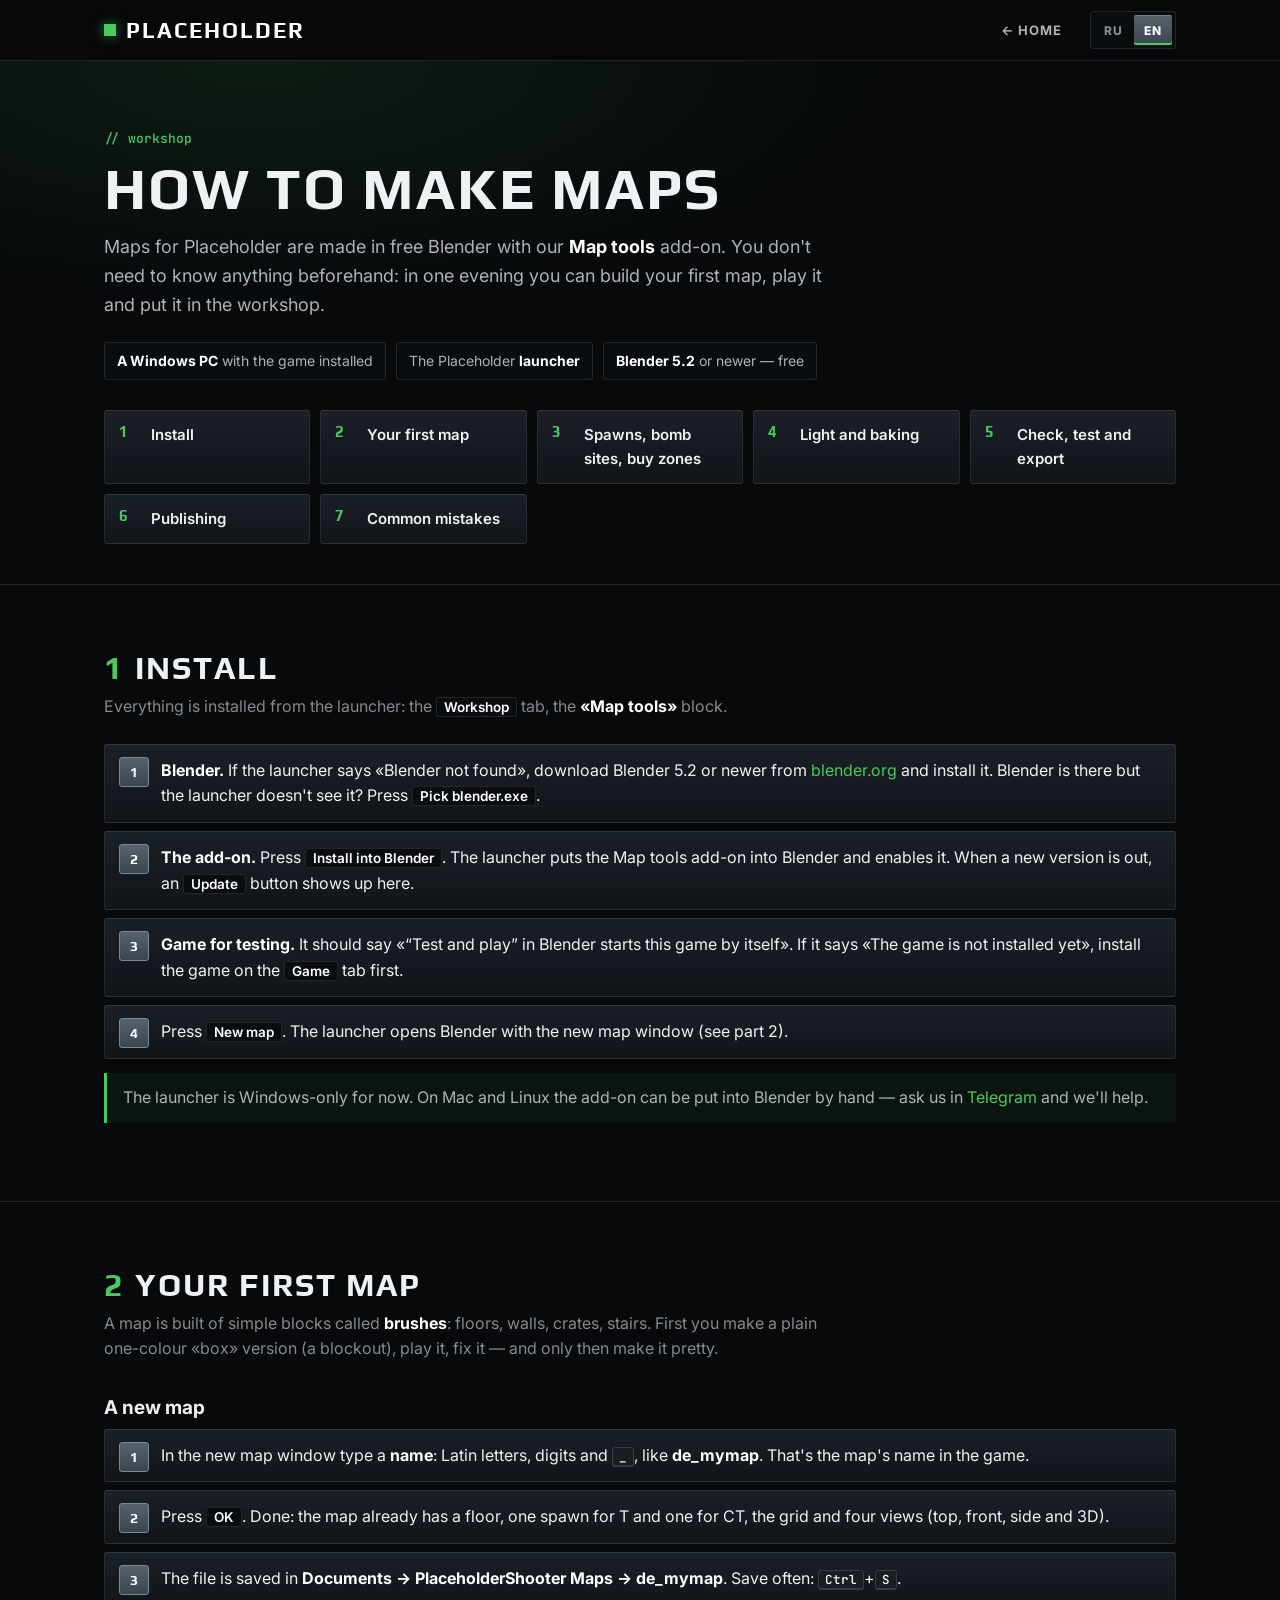
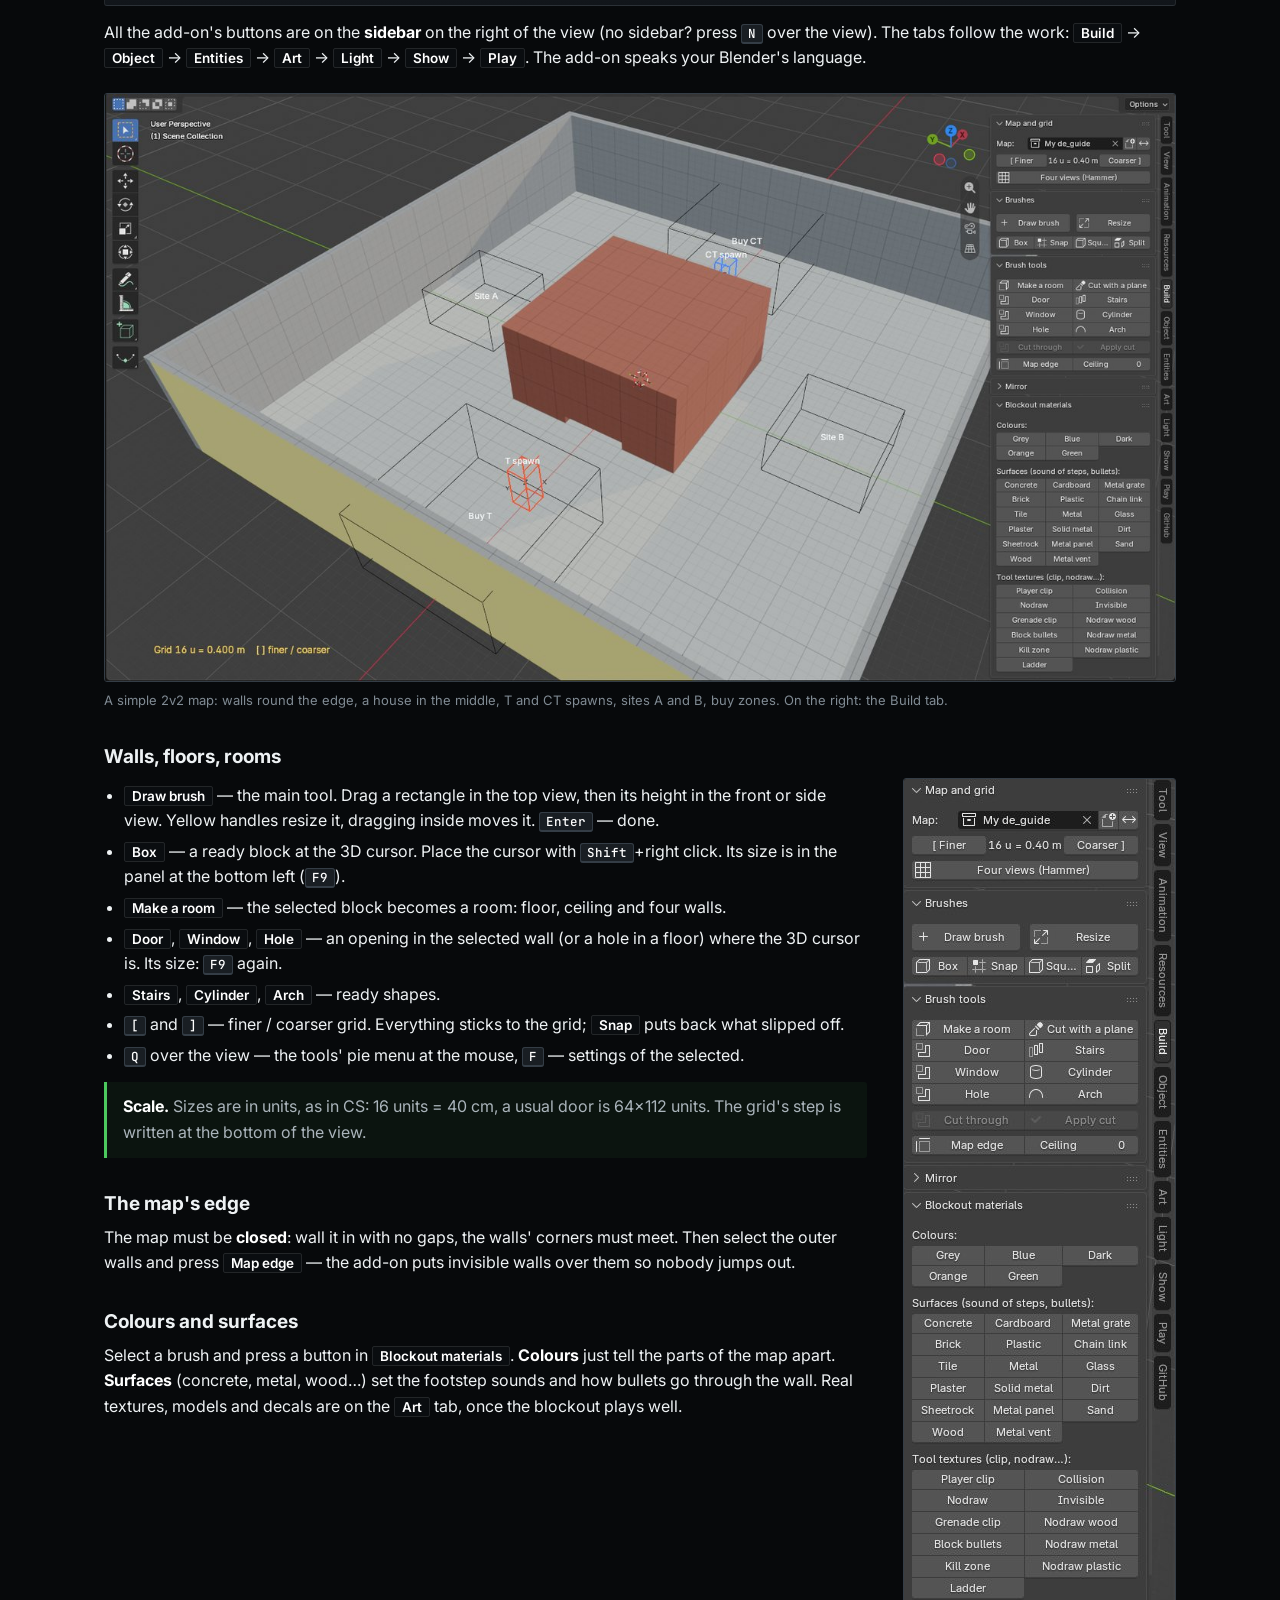
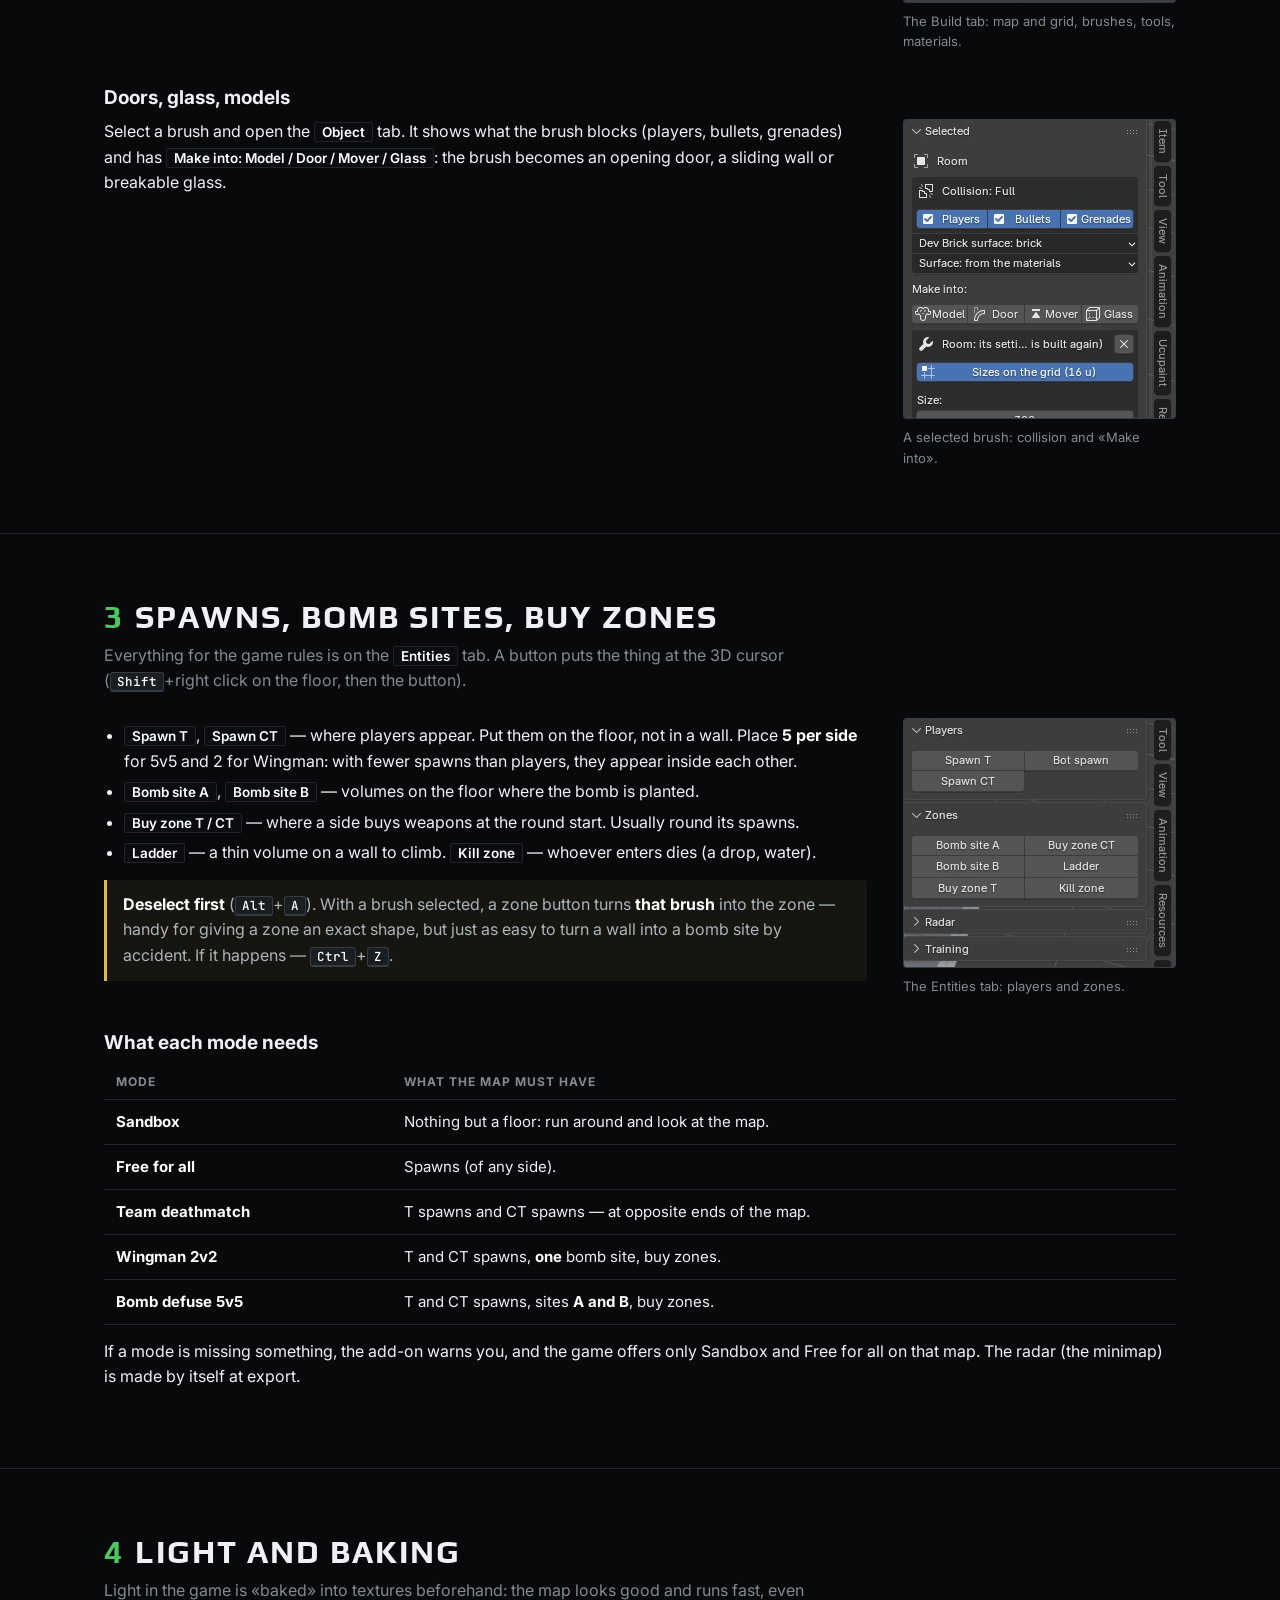
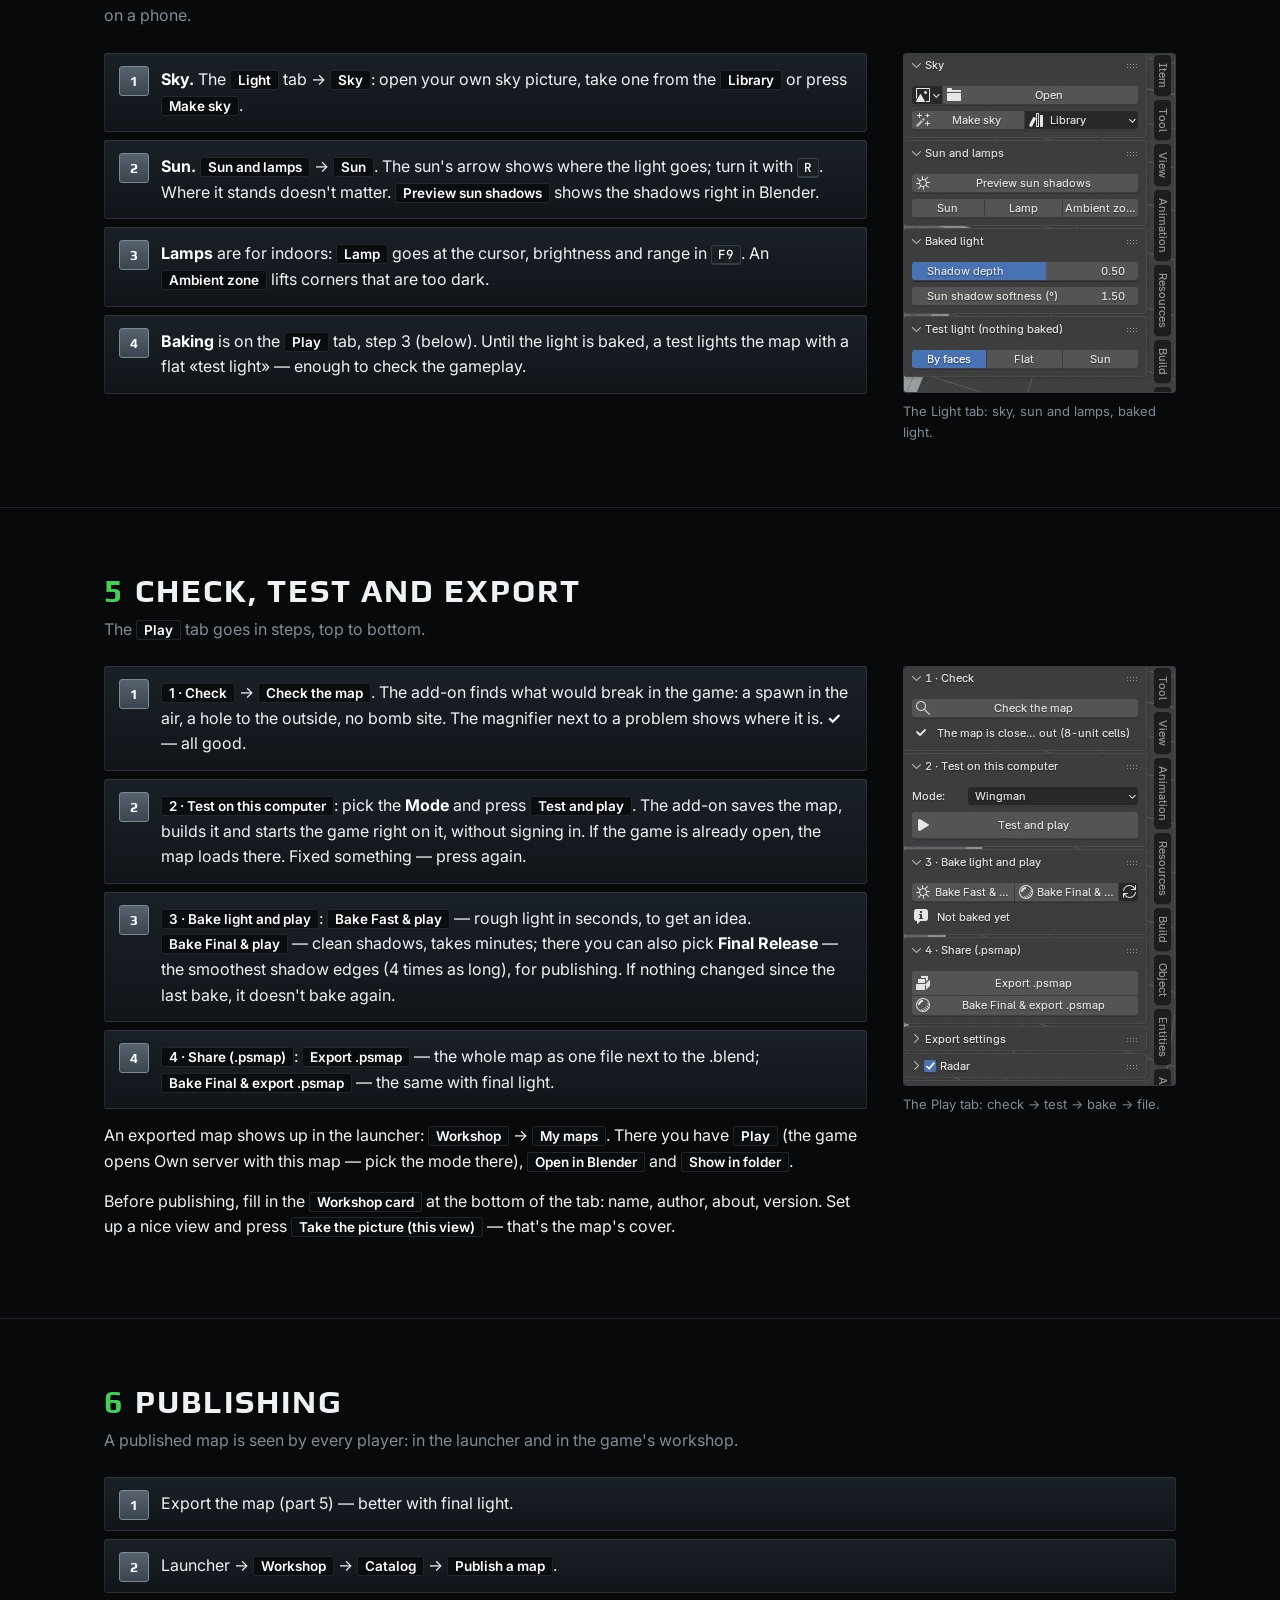
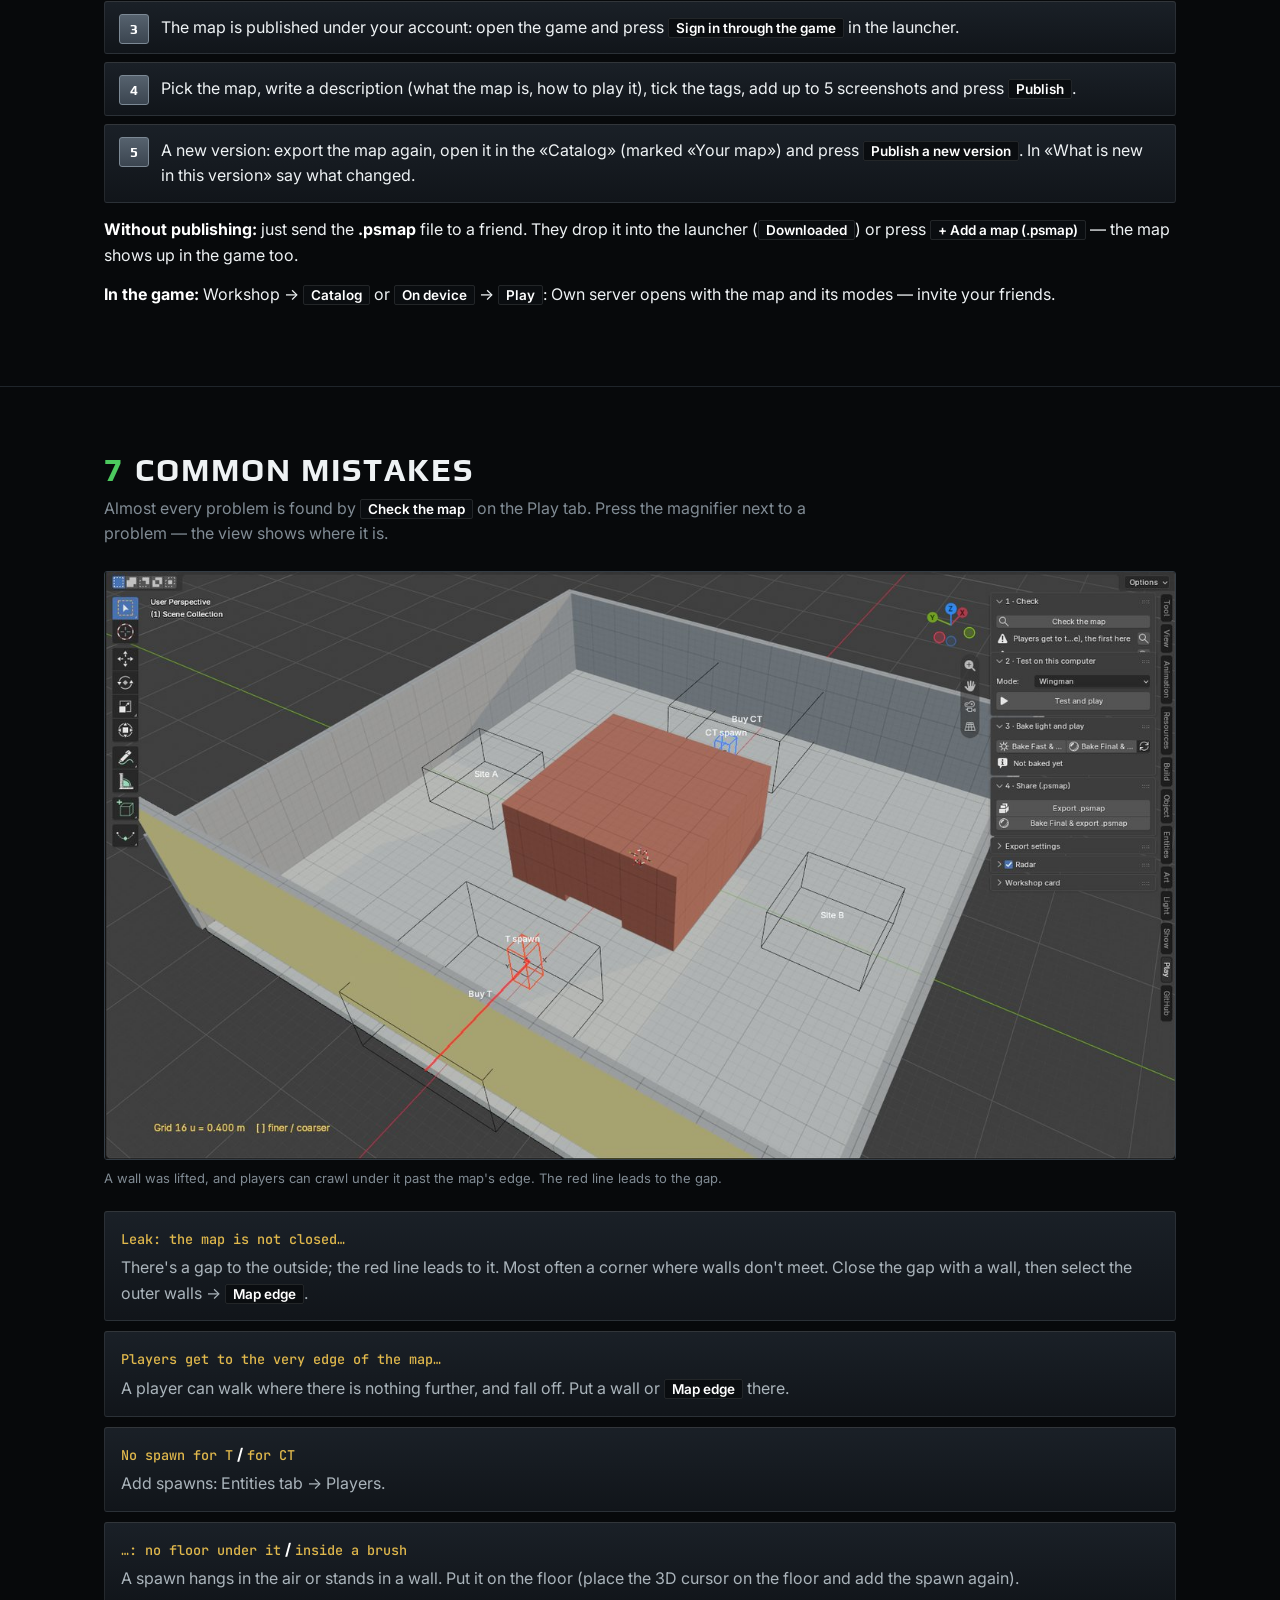
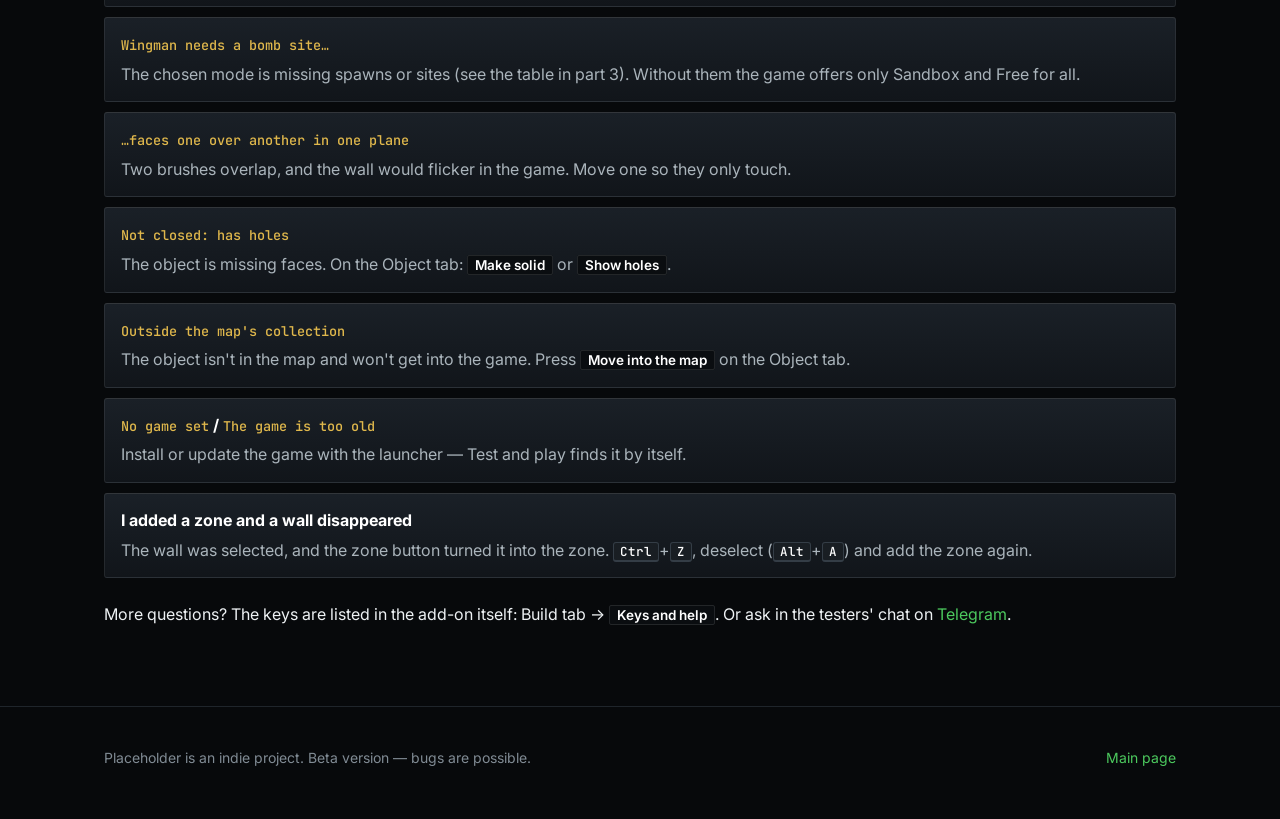
<file: maps.html>
<!doctype html>
<html lang="ru">
<head>
<meta charset="utf-8">
<meta name="viewport" content="width=device-width, initial-scale=1">
<title>Как делать карты — Placeholder</title>
<meta name="description" content="Карты для Placeholder в бесплатном Blender: установка через лаунчер, первая карта, спавны и точки, свет, тест, публикация в мастерскую.">
<meta property="og:title" content="Как делать карты — Placeholder">
<meta property="og:description" content="Первая карта за вечер: Blender + аддон Map tools, шаг за шагом.">
<meta property="og:image" content="https://sprivolk.github.io/img/maps/overview_ru.jpg">
<meta property="og:url" content="https://sprivolk.github.io/maps.html">
<meta name="theme-color" content="#07090b">
<link rel="preconnect" href="https://fonts.googleapis.com">
<link rel="preconnect" href="https://fonts.gstatic.com" crossorigin>
<link rel="stylesheet" href="https://fonts.googleapis.com/css2?family=Inter:wght@400;500;600;700;800&family=Play:wght@700&family=JetBrains+Mono:wght@400;500&display=swap">
<style>
/* The same tokens as the main page (index.html) and the game's UI kit. */
:root {
  color-scheme: dark;
  --bg-000:#07090b; --bg-100:#0c0f12; --bg-200:#12161a; --bg-300:#191e23;
  --line-100:#1f252b; --line-200:#343d46; --line-300:#5a6773;
  --text-100:#eef2f4; --text-200:#aab4bb; --text-300:#808b94;
  --accent-500:#3aa34a; --accent-text:#4cc95e; --accent-line:#86e894; --accent-base:#1f6a2b;
  --warning-500:#e0b84c; --error-500:#e5534b; --tg:#2aabee;
  --radius:3px;
  --fill-steel:linear-gradient(180deg,#56626e,#3b4550); --edge-steel:#7c8995;
  --panel:linear-gradient(180deg,#1a2027,#11151a); --panel-edge:rgba(255,255,255,.08); --panel-top:rgba(255,255,255,.14);
  --well:#0a0d10; --well-edge:rgba(255,255,255,.10);
  --font-text:"Inter",system-ui,sans-serif; --font-display:"Play","Inter",sans-serif; --font-mono:"JetBrains Mono",ui-monospace,monospace;
  --wrap:1120px;
}
* { box-sizing:border-box; }
html { scroll-behavior:smooth; }
body { margin:0; background:var(--bg-000); color:var(--text-100); font:400 16px/1.6 var(--font-text); -webkit-font-smoothing:antialiased; }
a { color:var(--accent-text); text-decoration:none; }
a:hover { text-decoration:underline; }
img { display:block; max-width:100%; height:auto; }
.wrap { max-width:var(--wrap); margin:0 auto; padding:0 24px; }
[id] { scroll-margin-top:76px; }
[hidden] { display:none !important; }

/* Top bar */
.top { position:sticky; top:0; z-index:20; background:rgba(7,9,11,.86); backdrop-filter:blur(8px); border-bottom:1px solid var(--line-100); }
.top .wrap { height:60px; display:flex; align-items:center; gap:28px; }
.logo { font:700 22px var(--font-display); letter-spacing:2px; color:#fff; text-transform:uppercase; display:flex; align-items:center; gap:10px; }
.logo:hover { text-decoration:none; }
.logo i { width:12px; height:12px; background:var(--accent-text); box-shadow:0 0 12px rgba(76,201,94,.6); display:block; }
.back { color:var(--text-200); font:700 13px var(--font-text); letter-spacing:1px; text-transform:uppercase; margin-left:auto; }
.back:hover { color:#fff; text-decoration:none; }
.lang { display:inline-flex; gap:2px; padding:3px; background:var(--well); border:1px solid var(--well-edge); border-radius:var(--radius); }
.lang button { height:30px; padding:0 10px; background:none; border:0; border-radius:2px; cursor:pointer; color:var(--text-300); font:800 12px var(--font-text); letter-spacing:.8px; }
.lang button:hover { color:#fff; }
.lang button.is-on { color:#fff; background:var(--fill-steel); box-shadow:inset 0 1px 0 rgba(255,255,255,.2), inset 0 -2px 0 var(--accent-text); }

/* Head of the page */
.intro { padding:64px 0 40px; border-bottom:1px solid var(--line-100);
  background:radial-gradient(900px 340px at 20% 0%, rgba(76,201,94,.10), transparent 70%); }
.intro .kicker { font:500 13px var(--font-mono); color:var(--accent-text); }
.intro h1 { margin:8px 0 14px; font:700 clamp(36px,6vw,58px)/1.05 var(--font-display); letter-spacing:2px; text-transform:uppercase; }
.intro .lead { max-width:720px; font-size:18px; color:var(--text-200); margin:0 0 22px; }
.needs { display:flex; flex-wrap:wrap; gap:10px; margin:0; padding:0; list-style:none; }
.needs li { padding:7px 12px; background:var(--well); border:1px solid var(--well-edge); border-radius:var(--radius); font-size:14px; color:var(--text-200); }
.needs b { color:#fff; }

/* Contents */
.toc { display:grid; grid-template-columns:repeat(auto-fill,minmax(200px,1fr)); gap:10px; margin:30px 0 0; padding:0; list-style:none; counter-reset:t; }
.toc a { display:block; height:100%; padding:12px 14px 12px 46px; position:relative; color:var(--text-100); font-weight:600; font-size:15px;
  background:var(--panel); border:1px solid var(--panel-edge); border-top-color:var(--panel-top); border-radius:var(--radius); }
.toc a:hover { text-decoration:none; border-color:var(--accent-text); }
.toc li { counter-increment:t; }
.toc a::before { content:counter(t); position:absolute; left:14px; top:12px; font:700 15px var(--font-display); color:var(--accent-text); }

/* Sections */
section { padding:64px 0; border-bottom:1px solid var(--line-100); }
h2 { margin:0 0 8px; font:700 32px var(--font-display); letter-spacing:2px; text-transform:uppercase; }
h2 .n { color:var(--accent-text); margin-right:10px; }
h3 { margin:34px 0 10px; font:700 19px var(--font-text); }
.sub { color:var(--text-300); margin:0 0 24px; max-width:720px; }
p { margin:0 0 14px; }
.split { display:grid; grid-template-columns:minmax(0,1fr) 273px; gap:36px; align-items:start; }
.split + .split { margin-top:18px; }
.steps { counter-reset:s; list-style:none; margin:0 0 14px; padding:0; display:flex; flex-direction:column; gap:8px; }
.steps > li { counter-increment:s; position:relative; padding:13px 16px 13px 56px;
  background:var(--panel); border:1px solid var(--panel-edge); border-top-color:var(--panel-top); border-radius:var(--radius); }
.steps > li::before { content:counter(s); position:absolute; left:14px; top:12px; width:28px; height:28px; display:flex; align-items:center; justify-content:center;
  font:700 14px var(--font-display); color:#fff; background:var(--fill-steel); border:1px solid var(--edge-steel); border-radius:var(--radius); }
.list { margin:0 0 14px; padding-left:20px; }
.list li { margin:5px 0; }
b, strong { color:#fff; }
/* A button's name as it reads in Blender / the launcher. */
.k { font:600 13.5px var(--font-text); background:var(--well); border:1px solid var(--well-edge); padding:1px 7px; border-radius:2px; color:#fff; white-space:nowrap; }
.k i { font-style:normal; color:var(--text-300); font-weight:500; }
kbd { font:500 12.5px var(--font-mono); background:var(--bg-300); border:1px solid var(--line-200); border-bottom-width:2px; padding:0 6px; border-radius:3px; color:#fff; white-space:nowrap; }
.note { padding:12px 16px; margin:14px 0; border-left:3px solid var(--accent-text); background:rgba(76,201,94,.06); border-radius:0 var(--radius) var(--radius) 0; color:var(--text-200); }
.note.warn { border-left-color:var(--warning-500); background:rgba(224,184,76,.07); }
.note b { color:#fff; }

/* Screenshots */
figure { margin:0; }
.shot { border:1px solid var(--line-200); border-radius:var(--radius); overflow:hidden; background:var(--bg-200); cursor:zoom-in; }
.shot img { width:100%; }
figcaption { font-size:13px; color:var(--text-300); margin-top:8px; }
.wide { margin:22px 0; }
.panel-shot { max-width:273px; }
.panel-shot img { image-rendering:auto; }

/* Mode table */
.modes { width:100%; border-collapse:collapse; margin:8px 0 14px; font-size:15px; }
.modes th, .modes td { text-align:left; padding:10px 12px; border-bottom:1px solid var(--line-100); vertical-align:top; }
.modes th { font:700 12px var(--font-text); letter-spacing:1px; text-transform:uppercase; color:var(--text-300); }
.modes td:first-child { font-weight:700; color:#fff; white-space:nowrap; }
.modes tr:hover td { background:rgba(255,255,255,.02); }

/* Common errors */
.errs { display:grid; gap:10px; }
.err { padding:14px 16px; background:var(--panel); border:1px solid var(--panel-edge); border-top-color:var(--panel-top); border-radius:var(--radius); }
.err .what { font-weight:700; color:#fff; margin-bottom:4px; }
.err .what code { font:500 13.5px var(--font-mono); color:var(--warning-500); }
.err p { margin:0; color:var(--text-200); }

.lightbox { position:fixed; inset:0; z-index:50; background:rgba(0,0,0,.9); display:none; align-items:center; justify-content:center; padding:24px; cursor:zoom-out; }
.lightbox.is-open { display:flex; }
.lightbox img { max-height:94vh; max-width:96vw; border-radius:var(--radius); }

footer { padding:40px 0 50px; color:var(--text-300); font-size:14px; }
footer .wrap { display:flex; gap:20px; flex-wrap:wrap; align-items:center; justify-content:space-between; }

@media (max-width:860px) {
  .split { grid-template-columns:1fr; }
  .panel-shot { max-width:320px; }
}
@media (max-width:640px) {
  .wrap { padding:0 16px; }
  .top .wrap { gap:12px; }
  .back span { display:none; }
  section { padding:48px 0; }
  h2 { font-size:26px; }
  .steps > li { padding:12px 12px 12px 52px; }
  .modes td:first-child { white-space:normal; }
}
</style>
</head>
<body>

<header class="top">
  <div class="wrap">
    <a class="logo" href="index.html"><i></i>Placeholder</a>
    <a class="back" href="index.html" data-t="back">← <span>На главную</span></a>
    <div class="lang" role="group" aria-label="Language"><button data-lang="ru">RU</button><button data-lang="en">EN</button></div>
  </div>
</header>

<!-- ======================================================= RU ======================================================= -->
<main data-lang-block="ru">

<div class="intro">
  <div class="wrap">
    <span class="kicker">// мастерская</span>
    <h1>Как делать карты</h1>
    <p class="lead">Карты для Placeholder делаются в бесплатном Blender с нашим аддоном <b>Map tools</b>. Ничего не нужно уметь заранее: за вечер можно собрать первую карту, сыграть на ней и выложить её в мастерскую.</p>
    <ul class="needs">
      <li><b>ПК на Windows</b> с установленной игрой</li>
      <li><b>Лаунчер</b> Placeholder</li>
      <li><b>Blender 5.2</b> или новее — бесплатно</li>
    </ul>
    <ol class="toc">
      <li><a href="#install">Установка</a></li>
      <li><a href="#first-map">Первая карта</a></li>
      <li><a href="#modes">Спавны, точки, зоны закупки</a></li>
      <li><a href="#light">Свет и запекание</a></li>
      <li><a href="#export">Проверка, тест и экспорт</a></li>
      <li><a href="#publish">Публикация</a></li>
      <li><a href="#errors">Частые ошибки</a></li>
    </ol>
  </div>
</div>

<section data-id="install">
  <div class="wrap">
    <h2><span class="n">1</span>Установка</h2>
    <p class="sub">Всё ставится из лаунчера, вкладка <span class="k">Мастерская</span>, блок <b>«Инструменты для карт»</b>.</p>
    <ol class="steps">
      <li><b>Blender.</b> Если лаунчер пишет «Blender не найден», скачайте Blender 5.2 или новее с сайта <a href="https://www.blender.org/download/" target="_blank" rel="noopener">blender.org</a> и установите. Blender уже стоит, а лаунчер его не видит? Нажмите <span class="k">Указать blender.exe</span>.</li>
      <li><b>Аддон.</b> Нажмите <span class="k">Установить в Blender</span>. Лаунчер сам поставит аддон Map tools и включит его. Когда выйдет новая версия, на этом месте появится кнопка <span class="k">Обновить</span>.</li>
      <li><b>Игра для теста.</b> Должна быть строка «“Test and play” в Blender сам запустит эту игру». Если там написано «Игра ещё не установлена», сначала установите игру на вкладке <span class="k">Игра</span>.</li>
      <li>Нажмите <span class="k">Новая карта</span>. Лаунчер откроет Blender сразу с окном новой карты (дальше — раздел 2).</li>
    </ol>
    <div class="note">Лаунчер пока есть только для Windows. На Mac и Linux аддон можно поставить в Blender вручную — напишите нам в <a href="https://t.me/placeholder_shooter" target="_blank" rel="noopener">Телеграм</a>, подскажем.</div>
  </div>
</section>

<section data-id="first-map">
  <div class="wrap">
    <h2><span class="n">2</span>Первая карта</h2>
    <p class="sub">Карта собирается из простых блоков — <b>брашей</b>: пол, стены, ящики, лестницы. Сначала делают «коробку» из одноцветных блоков (это называется блокаут), играют, правят, и только потом украшают.</p>

    <h3>Новая карта</h3>
    <ol class="steps">
      <li>В окне новой карты впишите <b>название</b>: латинские буквы, цифры и <kbd>_</kbd>, например <b>de_mymap</b>. Это имя карты в игре.</li>
      <li>Нажмите <span class="k">OK</span>. Готово: в карте уже есть пол, по одному спавну для T и CT, сетка и четыре вида (сверху, спереди, сбоку и 3D).</li>
      <li>Файл сохраняется в <b>Документы → PlaceholderShooter Maps → de_mymap</b>. Не забывайте сохранять: <kbd>Ctrl</kbd>+<kbd>S</kbd>.</li>
    </ol>
    <p>Все кнопки аддона — на <b>боковой панели</b> справа в окне вида (если её нет, нажмите <kbd>N</kbd> над видом). Вкладки идут по порядку работы: <span class="k">Стройка <i>Build</i></span> → <span class="k">Объект <i>Object</i></span> → <span class="k">Энтити <i>Entities</i></span> → <span class="k">Арт <i>Art</i></span> → <span class="k">Свет <i>Light</i></span> → <span class="k">Показ <i>Show</i></span> → <span class="k">Игра <i>Play</i></span>. Аддон говорит на языке вашего Blender; здесь у кнопок в скобках стоит английское название.</p>
    <figure class="wide"><div class="shot"><img src="img/maps/overview_ru.jpg" width="1400" height="768" alt="Простая карта: стены, дом в центре, спавны, точки A и B, зоны закупки" loading="lazy"></div>
      <figcaption>Простая карта для 2×2: стены по краю, дом в центре, спавны T и CT, точки A и B, зоны закупки. Справа — вкладка «Стройка».</figcaption></figure>

    <h3>Стены, пол, комнаты</h3>
    <div class="split">
      <div>
        <ul class="list">
          <li><span class="k">Нарисовать браш <i>Draw brush</i></span> — главный инструмент. В виде сверху протяните прямоугольник, затем в виде спереди или сбоку — высоту. Жёлтые ручки меняют размер, перетаскивание внутри двигает. <kbd>Enter</kbd> — готово.</li>
          <li><span class="k">Бокс <i>Box</i></span> — готовый блок у 3D-курсора. Курсор ставится <kbd>Shift</kbd>+правый клик. Размеры — в панели слева внизу (<kbd>F9</kbd>).</li>
          <li><span class="k">Сделать комнату <i>Make a room</i></span> — выделенный блок становится комнатой: пол, потолок и четыре стены.</li>
          <li><span class="k">Дверь</span>, <span class="k">Окно</span>, <span class="k">Дыра</span> — проём в выделенной стене (или дыра в полу) там, где стоит 3D-курсор. Размер — снова <kbd>F9</kbd>.</li>
          <li><span class="k">Ступени <i>Stairs</i></span>, <span class="k">Цилиндр</span>, <span class="k">Арка</span> — готовые формы.</li>
          <li><kbd>[</kbd> и <kbd>]</kbd> — сетка мельче / крупнее. Всё прилипает к сетке; <span class="k">К сетке <i>Snap</i></span> выровняет то, что сбилось.</li>
          <li><kbd>Q</kbd> над видом — круговое меню инструментов у мыши, <kbd>F</kbd> — настройки выделенного.</li>
        </ul>
        <div class="note"><b>Масштаб.</b> Размеры в аддоне — в юнитах, как в CS: 16 юнитов = 40 см, обычная дверь — 64×112 юнитов. Сетка подписана внизу вида.</div>
        <h3>Края карты</h3>
        <p>Карта должна быть <b>замкнута</b>: обнесите её стенами без щелей, углы стен должны сходиться. Потом выделите внешние стены и нажмите <span class="k">Край карты <i>Map edge</i></span> — аддон поставит над ними невидимые стенки, чтобы никто не выпрыгнул наружу.</p>
        <h3>Цвета и поверхности</h3>
        <p>Выделите браш и нажмите кнопку в <span class="k">Материалы блокаута <i>Blockout materials</i></span>. <b>Цвета</b> — просто чтобы различать части карты. <b>Поверхности</b> (бетон, металл, дерево…) влияют на звук шагов и на то, как пули пробивают стену. Красивые текстуры, модели и декали — на вкладке <span class="k">Арт <i>Art</i></span>, когда блокаут уже играется.</p>
      </div>
      <figure class="panel-shot"><div class="shot"><img src="img/maps/build_ru.jpg" width="271" height="823" alt="Вкладка «Стройка»" loading="lazy"></div><figcaption>Вкладка «Стройка»: карта и сетка, браши, инструменты, материалы.</figcaption></figure>
    </div>

    <h3>Двери, стекло, модели</h3>
    <div class="split">
      <div>
        <p>Выделите браш и откройте вкладку <span class="k">Объект <i>Object</i></span>. Там видно, с чем он сталкивается (игроки, пули, гранаты), и есть кнопки <span class="k">Сделать: Модель / Дверь / Выдвижной / Стекло</span>: браш станет открывающейся дверью, выдвижной стенкой или бьющимся стеклом.</p>
      </div>
      <figure class="panel-shot"><div class="shot"><img src="img/maps/object_ru.jpg" width="271" height="298" alt="Вкладка «Объект»" loading="lazy"></div><figcaption>Выделенный браш: коллизия и «Сделать:».</figcaption></figure>
    </div>
  </div>
</section>

<section data-id="modes">
  <div class="wrap">
    <h2><span class="n">3</span>Спавны, точки, зоны закупки</h2>
    <p class="sub">Всё игровое — на вкладке <span class="k">Энтити <i>Entities</i></span>. Кнопка ставит объект у 3D-курсора (<kbd>Shift</kbd>+правый клик по полу, потом кнопка).</p>
    <div class="split">
      <div>
        <ul class="list">
          <li><span class="k">Спавн T</span>, <span class="k">Спавн CT</span> — где появляются игроки. Ставьте на пол, не в стену. Ставьте <b>по 5 на сторону</b> для 5×5 и по 2 для «Напарников»: если спавнов меньше, чем игроков, они появятся друг в друге.</li>
          <li><span class="k">Точка A</span>, <span class="k">Точка B</span> — объёмы на полу, где ставят бомбу.</li>
          <li><span class="k">Зона закупки T / CT</span> — где сторона покупает оружие в начале раунда. Обычно вокруг её спавнов.</li>
          <li><span class="k">Лестница <i>Ladder</i></span> — тонкий объём у стены, по которому можно лезть. <span class="k">Зона смерти <i>Kill zone</i></span> — кто зайдёт, погибает (обрыв, вода).</li>
        </ul>
        <div class="note warn"><b>Сначала снимите выделение</b> (<kbd>Alt</kbd>+<kbd>A</kbd>). Если выделен браш, кнопка зоны превращает <b>его</b> в эту зону — так удобно задать зоне точную форму, но так же легко случайно превратить стену в точку закладки. Случилось — <kbd>Ctrl</kbd>+<kbd>Z</kbd>.</div>
      </div>
      <figure class="panel-shot"><div class="shot"><img src="img/maps/entities_ru.jpg" width="271" height="248" alt="Вкладка «Энтити»" loading="lazy"></div><figcaption>Вкладка «Энтити»: игроки и зоны.</figcaption></figure>
    </div>
    <h3>Что нужно каждому режиму</h3>
    <table class="modes">
      <thead><tr><th>Режим</th><th>Что должно быть на карте</th></tr></thead>
      <tbody>
        <tr><td>Песочница</td><td>Ничего, кроме пола: побегать и посмотреть карту.</td></tr>
        <tr><td>Все против всех</td><td>Спавны (любой стороны).</td></tr>
        <tr><td>Командный бой</td><td>Спавны T и спавны CT — на разных концах карты.</td></tr>
        <tr><td>Напарники 2×2</td><td>Спавны T и CT, <b>одна</b> точка закладки, зоны закупки.</td></tr>
        <tr><td>Закладка бомбы 5×5</td><td>Спавны T и CT, точки <b>A и B</b>, зоны закупки.</td></tr>
      </tbody>
    </table>
    <p>Если для режима чего-то не хватает, аддон предупредит, а игра предложит на этой карте только «Песочницу» и «Все против всех». Радар (карта в углу экрана) делается сам при экспорте.</p>
  </div>
</section>

<section data-id="light">
  <div class="wrap">
    <h2><span class="n">4</span>Свет и запекание</h2>
    <p class="sub">Свет в игре заранее «запекается» в текстуры: так карта красиво выглядит и быстро работает даже на телефоне.</p>
    <div class="split">
      <div>
        <ol class="steps">
          <li><b>Небо.</b> Вкладка <span class="k">Свет <i>Light</i></span> → <span class="k">Небо</span>: откройте свою картинку неба, возьмите из <span class="k">Библиотеки</span> или нажмите <span class="k">Сделать небо</span>.</li>
          <li><b>Солнце.</b> <span class="k">Солнце и лампы</span> → <span class="k">Солнце</span>. Стрелка солнца показывает, куда идёт свет; поверните его клавишей <kbd>R</kbd>. Где оно стоит — неважно. <span class="k">Предпросмотр теней солнца</span> покажет тени прямо в Blender.</li>
          <li><b>Лампы</b> — для помещений: <span class="k">Лампа</span> ставится у курсора, яркость и дальность — в <kbd>F9</kbd>. <span class="k">Зона подсветки</span> слегка высветляет слишком тёмные углы.</li>
          <li><b>Запекание</b> — на вкладке <span class="k">Игра</span>, шаг 3 (ниже). Пока свет не запечён, в тесте карта освещена ровным «тестовым светом» — для проверки геймплея этого хватает.</li>
        </ol>
      </div>
      <figure class="panel-shot"><div class="shot"><img src="img/maps/light_ru.jpg" width="271" height="338" alt="Вкладка «Свет»" loading="lazy"></div><figcaption>Вкладка «Свет»: небо, солнце и лампы, запечённый свет.</figcaption></figure>
    </div>
  </div>
</section>

<section data-id="export">
  <div class="wrap">
    <h2><span class="n">5</span>Проверка, тест и экспорт</h2>
    <p class="sub">Вкладка <span class="k">Игра <i>Play</i></span> устроена по шагам — сверху вниз.</p>
    <div class="split">
      <div>
        <ol class="steps">
          <li><span class="k">1 · Проверка</span> → <span class="k">Проверить карту</span>. Аддон найдёт, что сломается в игре: спавн в воздухе, дыру наружу, нет точки закладки. Лупа рядом с проблемой показывает её место. Знак <b>✓</b> — всё хорошо.</li>
          <li><span class="k">2 · Тест на этом компьютере</span>: выберите <b>Режим</b> и нажмите <span class="k">Тест и игра <i>Test and play</i></span>. Аддон сохранит карту, соберёт её и запустит игру прямо на ней, без входа в аккаунт. Если игра уже открыта — карта загрузится в ней. Поправили — жмите снова.</li>
          <li><span class="k">3 · Запечь свет и играть</span>: <span class="k">Быстро и играть</span> — грубый свет за секунды, чтобы прикинуть. <span class="k">Финально и играть</span> — чистые тени, занимает минуты; там же можно выбрать <b>«Финальное релиз»</b> — самые гладкие края теней (в 4 раза дольше), для публикации. Если с прошлого запекания ничего не менялось, повторно не печёт.</li>
          <li><span class="k">4 · Поделиться (.psmap)</span>: <span class="k">Экспорт .psmap</span> — вся карта в одном файле рядом с .blend; <span class="k">Финальное запекание и экспорт .psmap</span> — то же с финальным светом.</li>
        </ol>
        <p>Экспортированная карта появляется в лаунчере: <span class="k">Мастерская</span> → <span class="k">Мои карты</span>. Там есть <span class="k">Играть</span> (игра откроет «Свой сервер» с этой картой — режим выберете там), <span class="k">Открыть в Blender</span> и <span class="k">Показать в папке</span>.</p>
        <p>Перед публикацией заполните <span class="k">Карточка Мастерской</span> внизу вкладки: название, автор, описание, версия. Поставьте вид покрасивее и нажмите <span class="k">Сделать картинку (этот вид)</span> — это обложка карты.</p>
      </div>
      <figure class="panel-shot"><div class="shot"><img src="img/maps/play_ru.jpg" width="271" height="418" alt="Вкладка «Игра»" loading="lazy"></div><figcaption>Вкладка «Игра»: проверка → тест → запекание → файл.</figcaption></figure>
    </div>
  </div>
</section>

<section data-id="publish">
  <div class="wrap">
    <h2><span class="n">6</span>Публикация</h2>
    <p class="sub">Опубликованную карту видят все игроки: в лаунчере и в игре, в мастерской.</p>
    <ol class="steps">
      <li>Экспортируйте карту (раздел 5) — лучше с финальным светом.</li>
      <li>Лаунчер → <span class="k">Мастерская</span> → <span class="k">Каталог</span> → <span class="k">Опубликовать карту</span>.</li>
      <li>Карта публикуется от вашего аккаунта: откройте игру и нажмите в лаунчере <span class="k">Войти через игру</span>.</li>
      <li>Выберите карту, напишите описание (что это за карта, как в неё играть), отметьте теги, добавьте до 5 скриншотов и нажмите <span class="k">Опубликовать</span>.</li>
      <li>Новая версия: экспортируйте карту снова, откройте её в «Каталоге» (помечена «Ваша карта») и нажмите <span class="k">Опубликовать новую версию</span>. В поле «Что нового в этой версии» напишите, что поменялось.</li>
    </ol>
    <p><b>Без публикации:</b> файл <b>.psmap</b> можно просто отправить другу. Он перетащит его в лаунчер (<span class="k">Скачанные</span>) или нажмёт <span class="k">+ Добавить карту (.psmap)</span> — карта появится и в игре.</p>
    <p><b>В игре:</b> Мастерская → <span class="k">Каталог</span> или <span class="k">На устройстве</span> → <span class="k">Играть</span>: откроется «Свой сервер» с картой и её режимами — можно позвать друзей.</p>
  </div>
</section>

<section data-id="errors">
  <div class="wrap">
    <h2><span class="n">7</span>Частые ошибки</h2>
    <p class="sub">Почти все проблемы находит <span class="k">Проверить карту</span> на вкладке «Игра». Нажмите лупу рядом с ошибкой — вид покажет, где она.</p>
    <figure class="wide"><div class="shot"><img src="img/maps/leak_ru.jpg" width="1400" height="768" alt="Красная линия показывает, где игроки уходят за край карты" loading="lazy"></div>
      <figcaption>Стену приподняли — и игроки могут пролезть под ней за край карты. Красная линия ведёт к щели.</figcaption></figure>
    <div class="errs">
      <div class="err"><div class="what"><code>Утечка: карта не замкнута…</code></div><p>Где-то есть щель наружу, красная линия ведёт к ней. Чаще всего это угол, где стены не сошлись. Закройте щель стеной и выделите внешние стены → <span class="k">Край карты</span>.</p></div>
      <div class="err"><div class="what"><code>Игроки доходят до самого края карты…</code></div><p>Игрок может выйти туда, где дальше ничего нет, и упасть. Поставьте стену или <span class="k">Край карты</span> на этом месте.</p></div>
      <div class="err"><div class="what"><code>Нет спавна для T</code> / <code>для CT</code></div><p>Добавьте спавны на вкладке «Энтити» → «Игроки».</p></div>
      <div class="err"><div class="what"><code>…: под ним нет пола</code> / <code>внутри браша</code></div><p>Спавн висит в воздухе или стоит в стене. Опустите его на пол (поставьте 3D-курсор на пол и добавьте спавн заново).</p></div>
      <div class="err"><div class="what"><code>Режиму … нужно: …</code></div><p>Для выбранного режима не хватает спавнов или точек (таблица в разделе 3). Без них игра покажет только «Песочницу» и «Все против всех».</p></div>
      <div class="err"><div class="what"><code>Пар брашей с гранями одна над другой…</code></div><p>Два браша наложились, и стена в игре будет мерцать. Сдвиньте один, чтобы они только касались.</p></div>
      <div class="err"><div class="what"><code>Не замкнут: есть дыры</code></div><p>У объекта нет части граней. На вкладке «Объект»: <span class="k">Сделать сплошным</span> или <span class="k">Показать дыры</span>.</p></div>
      <div class="err"><div class="what"><code>Вне коллекции карты</code></div><p>Объект лежит не в карте, и в игру он не попадёт. Кнопка <span class="k">Перенести в карту</span> на вкладке «Объект».</p></div>
      <div class="err"><div class="what"><code>Игра не задана</code> / <code>Игра слишком старая</code></div><p>Установите или обновите игру через лаунчер — «Тест и игра» найдёт её сама.</p></div>
      <div class="err"><div class="what">Добавил зону — и пропала стена</div><p>Была выделена стена, и кнопка зоны превратила её в зону. <kbd>Ctrl</kbd>+<kbd>Z</kbd>, снимите выделение (<kbd>Alt</kbd>+<kbd>A</kbd>) и добавьте зону снова.</p></div>
    </div>
    <p style="margin-top:24px">Остались вопросы? Список клавиш есть в самом аддоне: вкладка «Стройка» → <span class="k">Клавиши и помощь</span>. А ещё можно спросить в чате тестеров в <a href="https://t.me/placeholder_shooter" target="_blank" rel="noopener">Телеграме</a>.</p>
  </div>
</section>
</main>

<!-- ======================================================= EN ======================================================= -->
<main data-lang-block="en" hidden>

<div class="intro">
  <div class="wrap">
    <span class="kicker">// workshop</span>
    <h1>How to make maps</h1>
    <p class="lead">Maps for Placeholder are made in free Blender with our <b>Map tools</b> add-on. You don't need to know anything beforehand: in one evening you can build your first map, play it and put it in the workshop.</p>
    <ul class="needs">
      <li><b>A Windows PC</b> with the game installed</li>
      <li>The Placeholder <b>launcher</b></li>
      <li><b>Blender 5.2</b> or newer — free</li>
    </ul>
    <ol class="toc">
      <li><a href="#install">Install</a></li>
      <li><a href="#first-map">Your first map</a></li>
      <li><a href="#modes">Spawns, bomb sites, buy zones</a></li>
      <li><a href="#light">Light and baking</a></li>
      <li><a href="#export">Check, test and export</a></li>
      <li><a href="#publish">Publishing</a></li>
      <li><a href="#errors">Common mistakes</a></li>
    </ol>
  </div>
</div>

<section data-id="install">
  <div class="wrap">
    <h2><span class="n">1</span>Install</h2>
    <p class="sub">Everything is installed from the launcher: the <span class="k">Workshop</span> tab, the <b>«Map tools»</b> block.</p>
    <ol class="steps">
      <li><b>Blender.</b> If the launcher says «Blender not found», download Blender 5.2 or newer from <a href="https://www.blender.org/download/" target="_blank" rel="noopener">blender.org</a> and install it. Blender is there but the launcher doesn't see it? Press <span class="k">Pick blender.exe</span>.</li>
      <li><b>The add-on.</b> Press <span class="k">Install into Blender</span>. The launcher puts the Map tools add-on into Blender and enables it. When a new version is out, an <span class="k">Update</span> button shows up here.</li>
      <li><b>Game for testing.</b> It should say «“Test and play” in Blender starts this game by itself». If it says «The game is not installed yet», install the game on the <span class="k">Game</span> tab first.</li>
      <li>Press <span class="k">New map</span>. The launcher opens Blender with the new map window (see part 2).</li>
    </ol>
    <div class="note">The launcher is Windows-only for now. On Mac and Linux the add-on can be put into Blender by hand — ask us in <a href="https://t.me/placeholder_shooter" target="_blank" rel="noopener">Telegram</a> and we'll help.</div>
  </div>
</section>

<section data-id="first-map">
  <div class="wrap">
    <h2><span class="n">2</span>Your first map</h2>
    <p class="sub">A map is built of simple blocks called <b>brushes</b>: floors, walls, crates, stairs. First you make a plain one-colour «box» version (a blockout), play it, fix it — and only then make it pretty.</p>

    <h3>A new map</h3>
    <ol class="steps">
      <li>In the new map window type a <b>name</b>: Latin letters, digits and <kbd>_</kbd>, like <b>de_mymap</b>. That's the map's name in the game.</li>
      <li>Press <span class="k">OK</span>. Done: the map already has a floor, one spawn for T and one for CT, the grid and four views (top, front, side and 3D).</li>
      <li>The file is saved in <b>Documents → PlaceholderShooter Maps → de_mymap</b>. Save often: <kbd>Ctrl</kbd>+<kbd>S</kbd>.</li>
    </ol>
    <p>All the add-on's buttons are on the <b>sidebar</b> on the right of the view (no sidebar? press <kbd>N</kbd> over the view). The tabs follow the work: <span class="k">Build</span> → <span class="k">Object</span> → <span class="k">Entities</span> → <span class="k">Art</span> → <span class="k">Light</span> → <span class="k">Show</span> → <span class="k">Play</span>. The add-on speaks your Blender's language.</p>
    <figure class="wide"><div class="shot"><img src="img/maps/overview_en.jpg" width="1400" height="768" alt="A simple map: walls, a house in the middle, spawns, sites A and B, buy zones" loading="lazy"></div>
      <figcaption>A simple 2v2 map: walls round the edge, a house in the middle, T and CT spawns, sites A and B, buy zones. On the right: the Build tab.</figcaption></figure>

    <h3>Walls, floors, rooms</h3>
    <div class="split">
      <div>
        <ul class="list">
          <li><span class="k">Draw brush</span> — the main tool. Drag a rectangle in the top view, then its height in the front or side view. Yellow handles resize it, dragging inside moves it. <kbd>Enter</kbd> — done.</li>
          <li><span class="k">Box</span> — a ready block at the 3D cursor. Place the cursor with <kbd>Shift</kbd>+right click. Its size is in the panel at the bottom left (<kbd>F9</kbd>).</li>
          <li><span class="k">Make a room</span> — the selected block becomes a room: floor, ceiling and four walls.</li>
          <li><span class="k">Door</span>, <span class="k">Window</span>, <span class="k">Hole</span> — an opening in the selected wall (or a hole in a floor) where the 3D cursor is. Its size: <kbd>F9</kbd> again.</li>
          <li><span class="k">Stairs</span>, <span class="k">Cylinder</span>, <span class="k">Arch</span> — ready shapes.</li>
          <li><kbd>[</kbd> and <kbd>]</kbd> — finer / coarser grid. Everything sticks to the grid; <span class="k">Snap</span> puts back what slipped off.</li>
          <li><kbd>Q</kbd> over the view — the tools' pie menu at the mouse, <kbd>F</kbd> — settings of the selected.</li>
        </ul>
        <div class="note"><b>Scale.</b> Sizes are in units, as in CS: 16 units = 40 cm, a usual door is 64×112 units. The grid's step is written at the bottom of the view.</div>
        <h3>The map's edge</h3>
        <p>The map must be <b>closed</b>: wall it in with no gaps, the walls' corners must meet. Then select the outer walls and press <span class="k">Map edge</span> — the add-on puts invisible walls over them so nobody jumps out.</p>
        <h3>Colours and surfaces</h3>
        <p>Select a brush and press a button in <span class="k">Blockout materials</span>. <b>Colours</b> just tell the parts of the map apart. <b>Surfaces</b> (concrete, metal, wood…) set the footstep sounds and how bullets go through the wall. Real textures, models and decals are on the <span class="k">Art</span> tab, once the blockout plays well.</p>
      </div>
      <figure class="panel-shot"><div class="shot"><img src="img/maps/build_en.jpg" width="271" height="823" alt="The Build tab" loading="lazy"></div><figcaption>The Build tab: map and grid, brushes, tools, materials.</figcaption></figure>
    </div>

    <h3>Doors, glass, models</h3>
    <div class="split">
      <div>
        <p>Select a brush and open the <span class="k">Object</span> tab. It shows what the brush blocks (players, bullets, grenades) and has <span class="k">Make into: Model / Door / Mover / Glass</span>: the brush becomes an opening door, a sliding wall or breakable glass.</p>
      </div>
      <figure class="panel-shot"><div class="shot"><img src="img/maps/object_en.jpg" width="271" height="298" alt="The Object tab" loading="lazy"></div><figcaption>A selected brush: collision and «Make into».</figcaption></figure>
    </div>
  </div>
</section>

<section data-id="modes">
  <div class="wrap">
    <h2><span class="n">3</span>Spawns, bomb sites, buy zones</h2>
    <p class="sub">Everything for the game rules is on the <span class="k">Entities</span> tab. A button puts the thing at the 3D cursor (<kbd>Shift</kbd>+right click on the floor, then the button).</p>
    <div class="split">
      <div>
        <ul class="list">
          <li><span class="k">Spawn T</span>, <span class="k">Spawn CT</span> — where players appear. Put them on the floor, not in a wall. Place <b>5 per side</b> for 5v5 and 2 for Wingman: with fewer spawns than players, they appear inside each other.</li>
          <li><span class="k">Bomb site A</span>, <span class="k">Bomb site B</span> — volumes on the floor where the bomb is planted.</li>
          <li><span class="k">Buy zone T / CT</span> — where a side buys weapons at the round start. Usually round its spawns.</li>
          <li><span class="k">Ladder</span> — a thin volume on a wall to climb. <span class="k">Kill zone</span> — whoever enters dies (a drop, water).</li>
        </ul>
        <div class="note warn"><b>Deselect first</b> (<kbd>Alt</kbd>+<kbd>A</kbd>). With a brush selected, a zone button turns <b>that brush</b> into the zone — handy for giving a zone an exact shape, but just as easy to turn a wall into a bomb site by accident. If it happens — <kbd>Ctrl</kbd>+<kbd>Z</kbd>.</div>
      </div>
      <figure class="panel-shot"><div class="shot"><img src="img/maps/entities_en.jpg" width="271" height="248" alt="The Entities tab" loading="lazy"></div><figcaption>The Entities tab: players and zones.</figcaption></figure>
    </div>
    <h3>What each mode needs</h3>
    <table class="modes">
      <thead><tr><th>Mode</th><th>What the map must have</th></tr></thead>
      <tbody>
        <tr><td>Sandbox</td><td>Nothing but a floor: run around and look at the map.</td></tr>
        <tr><td>Free for all</td><td>Spawns (of any side).</td></tr>
        <tr><td>Team deathmatch</td><td>T spawns and CT spawns — at opposite ends of the map.</td></tr>
        <tr><td>Wingman 2v2</td><td>T and CT spawns, <b>one</b> bomb site, buy zones.</td></tr>
        <tr><td>Bomb defuse 5v5</td><td>T and CT spawns, sites <b>A and B</b>, buy zones.</td></tr>
      </tbody>
    </table>
    <p>If a mode is missing something, the add-on warns you, and the game offers only Sandbox and Free for all on that map. The radar (the minimap) is made by itself at export.</p>
  </div>
</section>

<section data-id="light">
  <div class="wrap">
    <h2><span class="n">4</span>Light and baking</h2>
    <p class="sub">Light in the game is «baked» into textures beforehand: the map looks good and runs fast, even on a phone.</p>
    <div class="split">
      <div>
        <ol class="steps">
          <li><b>Sky.</b> The <span class="k">Light</span> tab → <span class="k">Sky</span>: open your own sky picture, take one from the <span class="k">Library</span> or press <span class="k">Make sky</span>.</li>
          <li><b>Sun.</b> <span class="k">Sun and lamps</span> → <span class="k">Sun</span>. The sun's arrow shows where the light goes; turn it with <kbd>R</kbd>. Where it stands doesn't matter. <span class="k">Preview sun shadows</span> shows the shadows right in Blender.</li>
          <li><b>Lamps</b> are for indoors: <span class="k">Lamp</span> goes at the cursor, brightness and range in <kbd>F9</kbd>. An <span class="k">Ambient zone</span> lifts corners that are too dark.</li>
          <li><b>Baking</b> is on the <span class="k">Play</span> tab, step 3 (below). Until the light is baked, a test lights the map with a flat «test light» — enough to check the gameplay.</li>
        </ol>
      </div>
      <figure class="panel-shot"><div class="shot"><img src="img/maps/light_en.jpg" width="271" height="338" alt="The Light tab" loading="lazy"></div><figcaption>The Light tab: sky, sun and lamps, baked light.</figcaption></figure>
    </div>
  </div>
</section>

<section data-id="export">
  <div class="wrap">
    <h2><span class="n">5</span>Check, test and export</h2>
    <p class="sub">The <span class="k">Play</span> tab goes in steps, top to bottom.</p>
    <div class="split">
      <div>
        <ol class="steps">
          <li><span class="k">1 · Check</span> → <span class="k">Check the map</span>. The add-on finds what would break in the game: a spawn in the air, a hole to the outside, no bomb site. The magnifier next to a problem shows where it is. <b>✓</b> — all good.</li>
          <li><span class="k">2 · Test on this computer</span>: pick the <b>Mode</b> and press <span class="k">Test and play</span>. The add-on saves the map, builds it and starts the game right on it, without signing in. If the game is already open, the map loads there. Fixed something — press again.</li>
          <li><span class="k">3 · Bake light and play</span>: <span class="k">Bake Fast &amp; play</span> — rough light in seconds, to get an idea. <span class="k">Bake Final &amp; play</span> — clean shadows, takes minutes; there you can also pick <b>Final Release</b> — the smoothest shadow edges (4 times as long), for publishing. If nothing changed since the last bake, it doesn't bake again.</li>
          <li><span class="k">4 · Share (.psmap)</span>: <span class="k">Export .psmap</span> — the whole map as one file next to the .blend; <span class="k">Bake Final &amp; export .psmap</span> — the same with final light.</li>
        </ol>
        <p>An exported map shows up in the launcher: <span class="k">Workshop</span> → <span class="k">My maps</span>. There you have <span class="k">Play</span> (the game opens Own server with this map — pick the mode there), <span class="k">Open in Blender</span> and <span class="k">Show in folder</span>.</p>
        <p>Before publishing, fill in the <span class="k">Workshop card</span> at the bottom of the tab: name, author, about, version. Set up a nice view and press <span class="k">Take the picture (this view)</span> — that's the map's cover.</p>
      </div>
      <figure class="panel-shot"><div class="shot"><img src="img/maps/play_en.jpg" width="271" height="418" alt="The Play tab" loading="lazy"></div><figcaption>The Play tab: check → test → bake → file.</figcaption></figure>
    </div>
  </div>
</section>

<section data-id="publish">
  <div class="wrap">
    <h2><span class="n">6</span>Publishing</h2>
    <p class="sub">A published map is seen by every player: in the launcher and in the game's workshop.</p>
    <ol class="steps">
      <li>Export the map (part 5) — better with final light.</li>
      <li>Launcher → <span class="k">Workshop</span> → <span class="k">Catalog</span> → <span class="k">Publish a map</span>.</li>
      <li>The map is published under your account: open the game and press <span class="k">Sign in through the game</span> in the launcher.</li>
      <li>Pick the map, write a description (what the map is, how to play it), tick the tags, add up to 5 screenshots and press <span class="k">Publish</span>.</li>
      <li>A new version: export the map again, open it in the «Catalog» (marked «Your map») and press <span class="k">Publish a new version</span>. In «What is new in this version» say what changed.</li>
    </ol>
    <p><b>Without publishing:</b> just send the <b>.psmap</b> file to a friend. They drop it into the launcher (<span class="k">Downloaded</span>) or press <span class="k">+ Add a map (.psmap)</span> — the map shows up in the game too.</p>
    <p><b>In the game:</b> Workshop → <span class="k">Catalog</span> or <span class="k">On device</span> → <span class="k">Play</span>: Own server opens with the map and its modes — invite your friends.</p>
  </div>
</section>

<section data-id="errors">
  <div class="wrap">
    <h2><span class="n">7</span>Common mistakes</h2>
    <p class="sub">Almost every problem is found by <span class="k">Check the map</span> on the Play tab. Press the magnifier next to a problem — the view shows where it is.</p>
    <figure class="wide"><div class="shot"><img src="img/maps/leak_en.jpg" width="1400" height="768" alt="A red line shows where players get past the edge of the map" loading="lazy"></div>
      <figcaption>A wall was lifted, and players can crawl under it past the map's edge. The red line leads to the gap.</figcaption></figure>
    <div class="errs">
      <div class="err"><div class="what"><code>Leak: the map is not closed…</code></div><p>There's a gap to the outside; the red line leads to it. Most often a corner where walls don't meet. Close the gap with a wall, then select the outer walls → <span class="k">Map edge</span>.</p></div>
      <div class="err"><div class="what"><code>Players get to the very edge of the map…</code></div><p>A player can walk where there is nothing further, and fall off. Put a wall or <span class="k">Map edge</span> there.</p></div>
      <div class="err"><div class="what"><code>No spawn for T</code> / <code>for CT</code></div><p>Add spawns: Entities tab → Players.</p></div>
      <div class="err"><div class="what"><code>…: no floor under it</code> / <code>inside a brush</code></div><p>A spawn hangs in the air or stands in a wall. Put it on the floor (place the 3D cursor on the floor and add the spawn again).</p></div>
      <div class="err"><div class="what"><code>Wingman needs a bomb site…</code></div><p>The chosen mode is missing spawns or sites (see the table in part 3). Without them the game offers only Sandbox and Free for all.</p></div>
      <div class="err"><div class="what"><code>…faces one over another in one plane</code></div><p>Two brushes overlap, and the wall would flicker in the game. Move one so they only touch.</p></div>
      <div class="err"><div class="what"><code>Not closed: has holes</code></div><p>The object is missing faces. On the Object tab: <span class="k">Make solid</span> or <span class="k">Show holes</span>.</p></div>
      <div class="err"><div class="what"><code>Outside the map's collection</code></div><p>The object isn't in the map and won't get into the game. Press <span class="k">Move into the map</span> on the Object tab.</p></div>
      <div class="err"><div class="what"><code>No game set</code> / <code>The game is too old</code></div><p>Install or update the game with the launcher — Test and play finds it by itself.</p></div>
      <div class="err"><div class="what">I added a zone and a wall disappeared</div><p>The wall was selected, and the zone button turned it into the zone. <kbd>Ctrl</kbd>+<kbd>Z</kbd>, deselect (<kbd>Alt</kbd>+<kbd>A</kbd>) and add the zone again.</p></div>
    </div>
    <p style="margin-top:24px">More questions? The keys are listed in the add-on itself: Build tab → <span class="k">Keys and help</span>. Or ask in the testers' chat on <a href="https://t.me/placeholder_shooter" target="_blank" rel="noopener">Telegram</a>.</p>
  </div>
</section>
</main>

<footer>
  <div class="wrap">
    <span data-t="foot">Placeholder — инди-проект. Бета-версия, возможны ошибки.</span>
    <a href="index.html" data-t="home">Главная страница</a>
  </div>
</footer>

<div class="lightbox" id="lightbox"><img alt=""></div>

<script>
// Language: as on the main page — the visitor's own choice, else ?lang= (the launcher adds it), else the browser's.
const T = {
  ru: { back: "← <span>На главную</span>", foot: "Placeholder — инди-проект. Бета-версия, возможны ошибки.", home: "Главная страница",
        title: "Как делать карты — Placeholder",
        description: "Карты для Placeholder в бесплатном Blender: установка через лаунчер, первая карта, спавны и точки, свет, тест, публикация в мастерскую." },
  en: { back: "← <span>Home</span>", foot: "Placeholder is an indie project. Beta version — bugs are possible.", home: "Main page",
        title: "How to make maps — Placeholder",
        description: "Maps for Placeholder in free Blender: install from the launcher, your first map, spawns and sites, light, testing, publishing to the workshop." },
};
function pickLang() {
  const q = new URLSearchParams(location.search).get("lang"); if (q === "ru" || q === "en") return q;
  try { const saved = localStorage.getItem("lang"); if (saved === "ru" || saved === "en") return saved; } catch (e) {}
  const langs = navigator.languages && navigator.languages.length ? navigator.languages : [navigator.language || "en"];
  return langs.some(l => /^(ru|uk|be|kk)\b/i.test(l)) ? "ru" : "en";
}
function setLang(lang, remember) {
  document.documentElement.lang = lang;
  document.title = T[lang].title;
  document.querySelector('meta[name="description"]').content = T[lang].description;
  // Both languages have the same sections; only the shown one carries the ids, so #anchors (the launcher's too) work.
  document.querySelectorAll("[data-lang-block]").forEach(m => {
    m.hidden = m.dataset.langBlock !== lang;
    m.querySelectorAll("[data-id]").forEach(e => { if (m.hidden) e.removeAttribute("id"); else e.id = e.dataset.id; });
  });
  document.querySelectorAll("[data-t]").forEach(e => e.innerHTML = T[lang][e.dataset.t]);
  document.querySelectorAll("[data-lang]").forEach(b => b.classList.toggle("is-on", b.dataset.lang === lang));
  if (remember) { try { localStorage.setItem("lang", lang); } catch (e) {} }
}
document.querySelectorAll("[data-lang]").forEach(b => b.onclick = () => {
  const id = location.hash; setLang(b.dataset.lang, true);
  if (id) goHash();
});
setLang(pickLang(), false);
function goHash() {
  const t = location.hash && document.getElementById(decodeURIComponent(location.hash.slice(1)));
  if (t) t.scrollIntoView();
}

// Screenshots open full size.
const lb = document.getElementById("lightbox");
document.querySelectorAll(".shot img").forEach(img => img.parentElement.onclick = () => { lb.firstElementChild.src = img.src; lb.classList.add("is-open"); });
lb.onclick = () => lb.classList.remove("is-open");
document.addEventListener("keydown", e => { if (e.key === "Escape") lb.classList.remove("is-open"); });
</script>
</body>
</html>
</file>
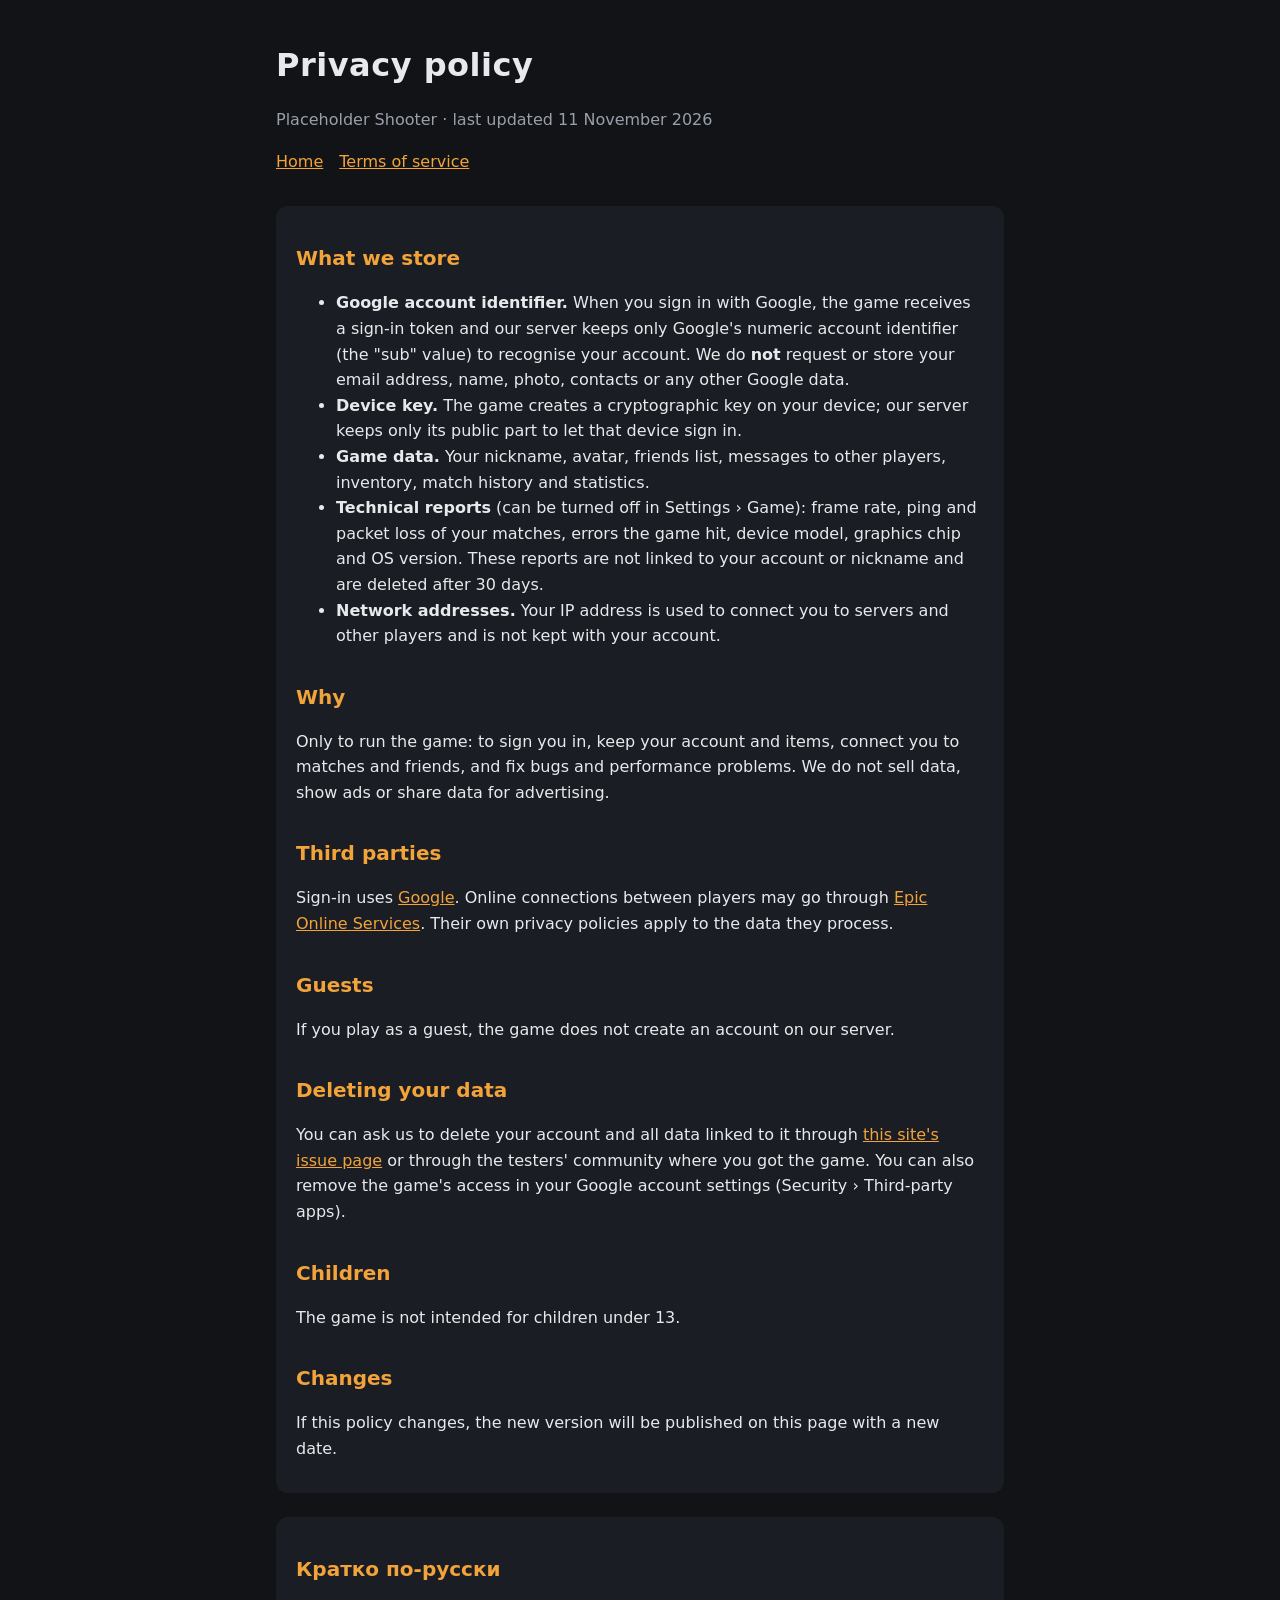
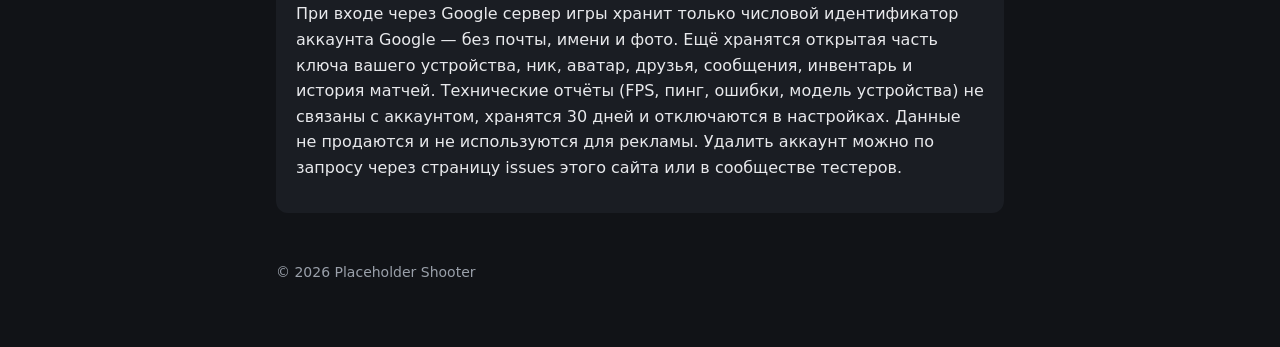
<file: privacy.html>
<!doctype html>
<html lang="en">
<head>
<meta charset="utf-8">
<meta name="viewport" content="width=device-width, initial-scale=1">
<title>Privacy Policy</title>
<link rel="stylesheet" href="style.css">
</head>
<body>
<main>
  <h1>Privacy policy</h1>
  <p class="muted">Placeholder Shooter · last updated 11 November 2026</p>
  <nav><a href="index.html">Home</a><a href="terms.html">Terms of service</a></nav>

  <section class="lang">
    <h2>What we store</h2>
    <ul>
      <li><b>Google account identifier.</b> When you sign in with Google, the game receives a sign-in token and our server keeps
        only Google's numeric account identifier (the "sub" value) to recognise your account. We do <b>not</b> request or store
        your email address, name, photo, contacts or any other Google data.</li>
      <li><b>Device key.</b> The game creates a cryptographic key on your device; our server keeps only its public part to
        let that device sign in.</li>
      <li><b>Game data.</b> Your nickname, avatar, friends list, messages to other players, inventory, match history and statistics.</li>
      <li><b>Technical reports</b> (can be turned off in Settings › Game): frame rate, ping and packet loss of your matches,
        errors the game hit, device model, graphics chip and OS version. These reports are not linked to your account or nickname
        and are deleted after 30 days.</li>
      <li><b>Network addresses.</b> Your IP address is used to connect you to servers and other players and is not kept with your account.</li>
    </ul>

    <h2>Why</h2>
    <p>Only to run the game: to sign you in, keep your account and items, connect you to matches and friends, and fix bugs and performance problems.
      We do not sell data, show ads or share data for advertising.</p>

    <h2>Third parties</h2>
    <p>Sign-in uses <a href="https://policies.google.com/privacy">Google</a>. Online connections between players may go through
      <a href="https://www.epicgames.com/site/privacypolicy">Epic Online Services</a>. Their own privacy policies apply to the data they process.</p>

    <h2>Guests</h2>
    <p>If you play as a guest, the game does not create an account on our server.</p>

    <h2>Deleting your data</h2>
    <p>You can ask us to delete your account and all data linked to it through
      <a href="https://github.com/sprivolk/sprivolk.github.io/issues">this site's issue page</a> or through the testers' community where you got the game.
      You can also remove the game's access in your Google account settings (Security › Third-party apps).</p>

    <h2>Children</h2>
    <p>The game is not intended for children under 13.</p>

    <h2>Changes</h2>
    <p>If this policy changes, the new version will be published on this page with a new date.</p>
  </section>

  <section class="lang" lang="ru">
    <h2>Кратко по-русски</h2>
    <p>При входе через Google сервер игры хранит только числовой идентификатор аккаунта Google — без почты, имени и фото.
      Ещё хранятся открытая часть ключа вашего устройства, ник, аватар, друзья, сообщения, инвентарь и история матчей.
      Технические отчёты (FPS, пинг, ошибки, модель устройства) не связаны с аккаунтом, хранятся 30 дней и отключаются в настройках.
      Данные не продаются и не используются для рекламы. Удалить аккаунт можно по запросу через страницу issues этого сайта
      или в сообществе тестеров.</p>
  </section>

  <footer>© 2026 Placeholder Shooter</footer>
</main>
</body>
</html>
</file>
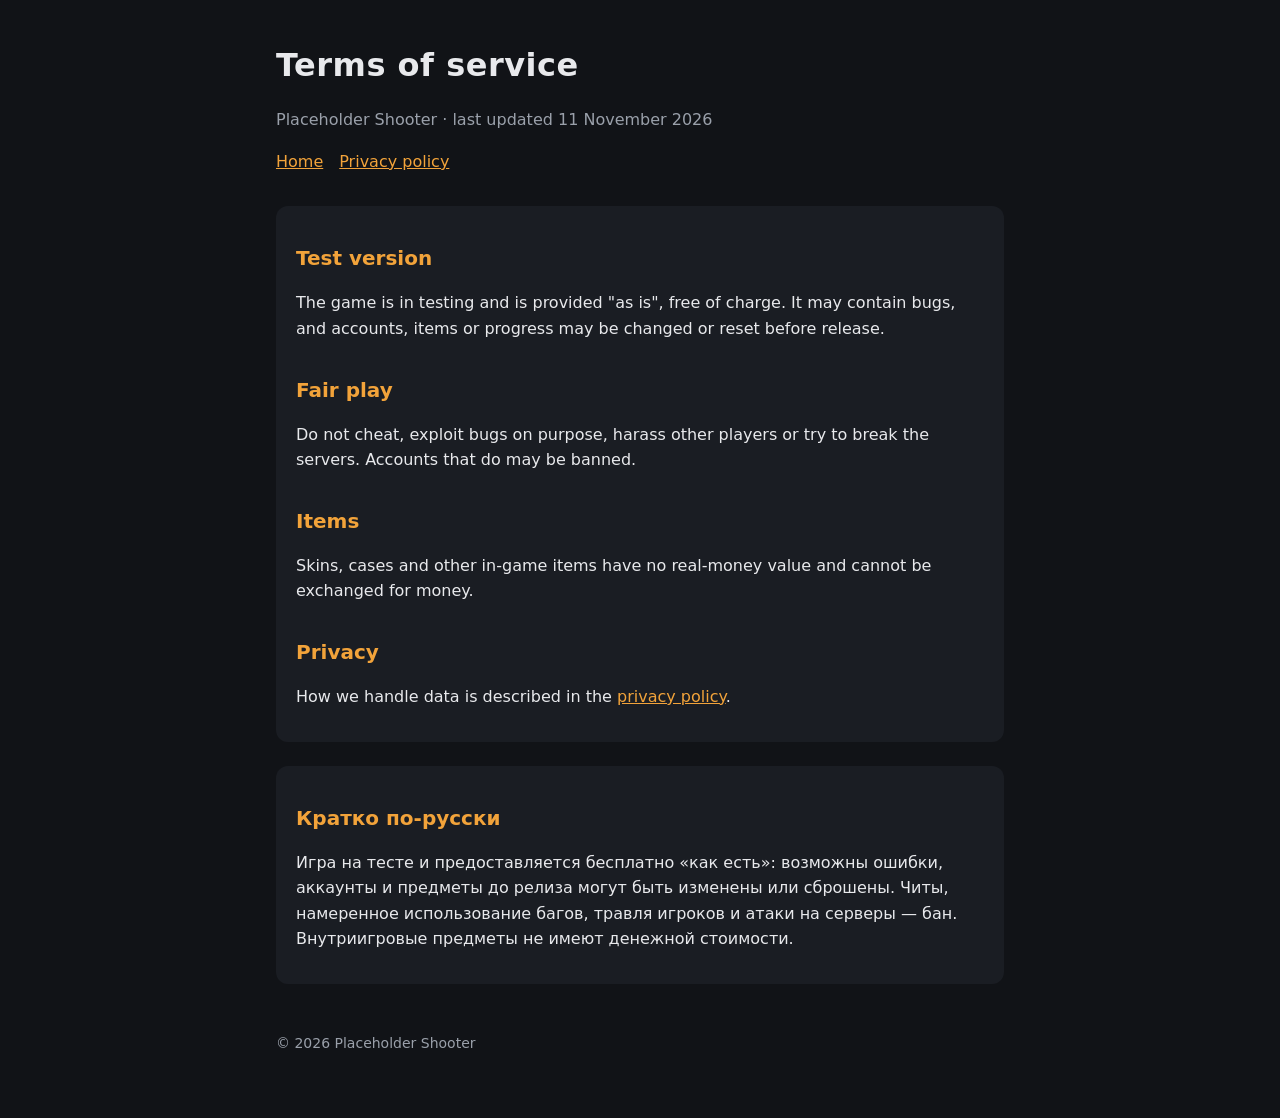
<file: terms.html>
<!doctype html>
<html lang="en">
<head>
<meta charset="utf-8">
<meta name="viewport" content="width=device-width, initial-scale=1">
<title>Terms of Service</title>
<link rel="stylesheet" href="style.css">
</head>
<body>
<main>
  <h1>Terms of service</h1>
  <p class="muted">Placeholder Shooter · last updated 11 November 2026</p>
  <nav><a href="index.html">Home</a><a href="privacy.html">Privacy policy</a></nav>

  <section class="lang">
    <h2>Test version</h2>
    <p>The game is in testing and is provided "as is", free of charge. It may contain bugs, and accounts, items or progress
      may be changed or reset before release.</p>

    <h2>Fair play</h2>
    <p>Do not cheat, exploit bugs on purpose, harass other players or try to break the servers. Accounts that do may be banned.</p>

    <h2>Items</h2>
    <p>Skins, cases and other in-game items have no real-money value and cannot be exchanged for money.</p>

    <h2>Privacy</h2>
    <p>How we handle data is described in the <a href="privacy.html">privacy policy</a>.</p>
  </section>

  <section class="lang" lang="ru">
    <h2>Кратко по-русски</h2>
    <p>Игра на тесте и предоставляется бесплатно «как есть»: возможны ошибки, аккаунты и предметы до релиза могут быть изменены или сброшены.
      Читы, намеренное использование багов, травля игроков и атаки на серверы — бан. Внутриигровые предметы не имеют денежной стоимости.</p>
  </section>

  <footer>© 2026 Placeholder Shooter</footer>
</main>
</body>
</html>
</file>
<file: style.css>
:root { --bg: #111317; --panel: #1a1d23; --text: #e8e9ec; --muted: #9aa0aa; --accent: #f2a33a; }
* { box-sizing: border-box; }
body { margin: 0; background: var(--bg); color: var(--text); font: 16px/1.6 system-ui, -apple-system, "Segoe UI", Roboto, sans-serif; }
main { max-width: 760px; margin: 0 auto; padding: 40px 16px 64px; }
h1 { font-size: 32px; margin: 0 0 4px; letter-spacing: .5px; }
h2 { font-size: 20px; margin: 32px 0 8px; color: var(--accent); }
p, li { color: var(--text); }
.muted { color: var(--muted); }
a { color: var(--accent); }
nav { display: flex; gap: 16px; flex-wrap: wrap; margin: 16px 0 32px; }
section.lang { background: var(--panel); border-radius: 12px; padding: 4px 20px 16px; margin-top: 24px; }
footer { margin-top: 48px; color: var(--muted); font-size: 14px; }
</file>
